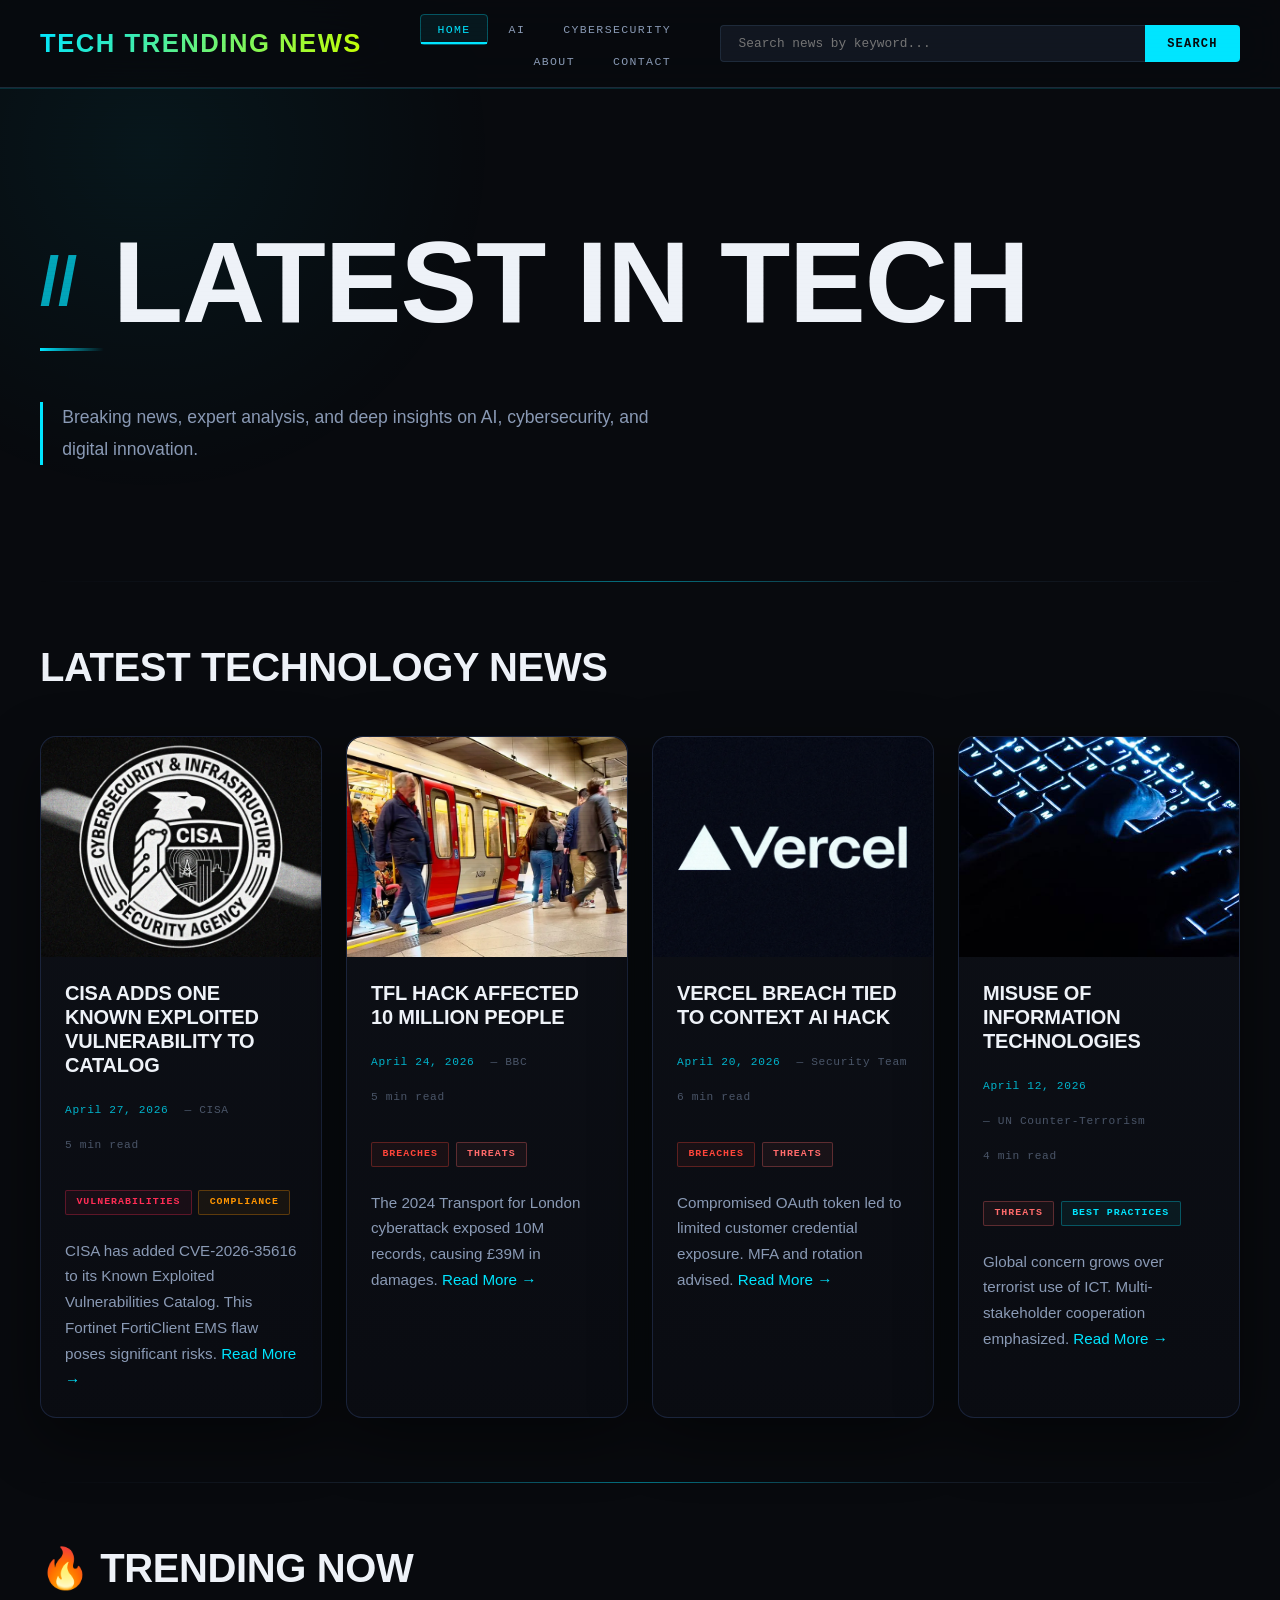
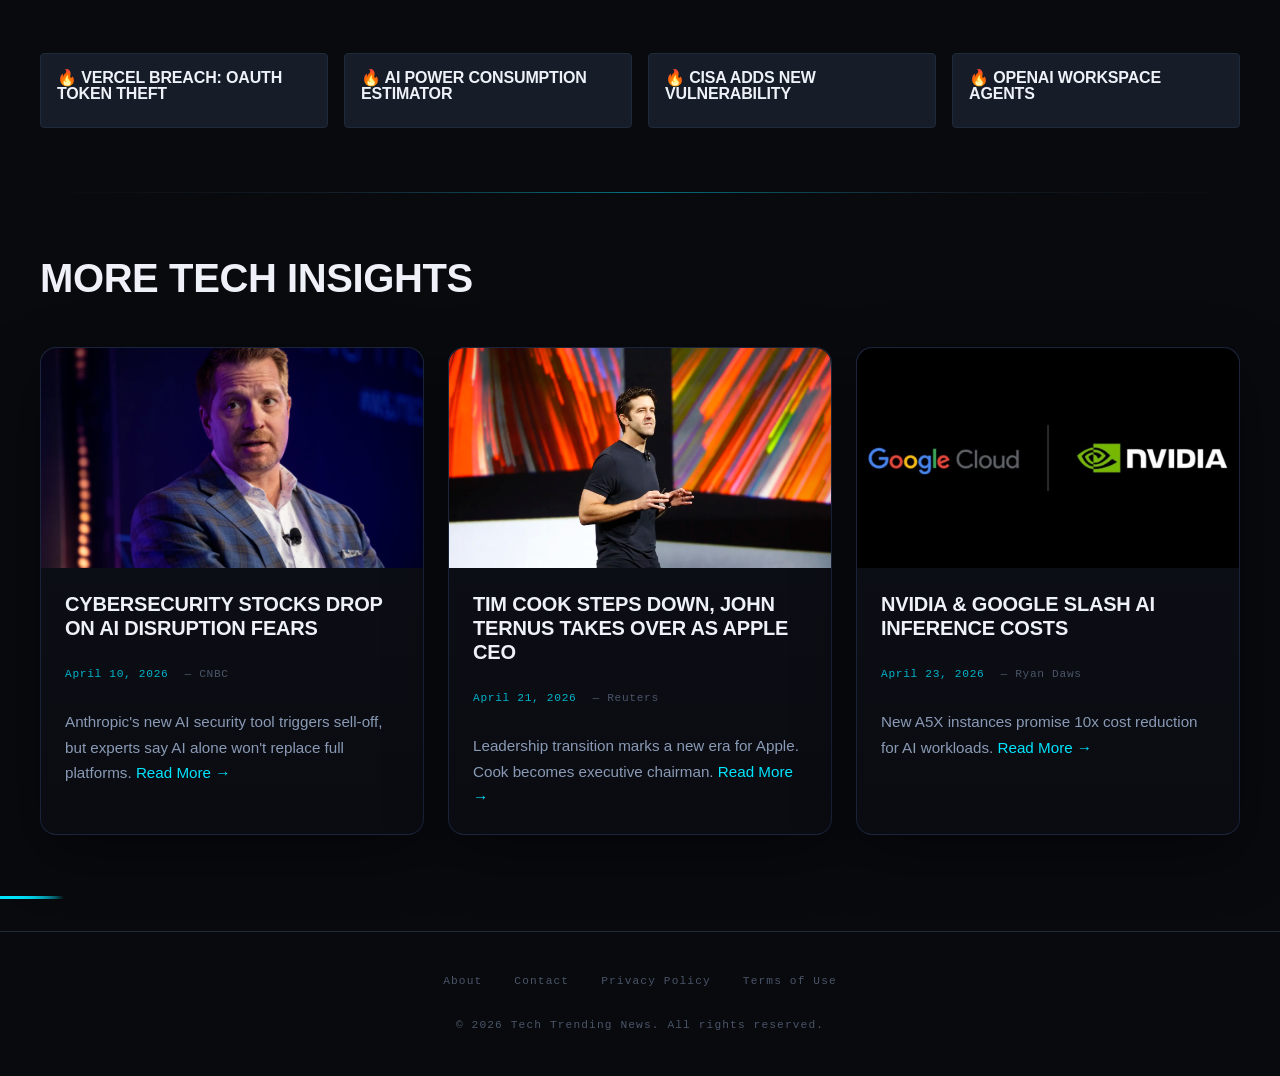
<file: index.html>
<!DOCTYPE html>
<html lang="en">
<head>
    <meta charset="UTF-8">
    <meta name="viewport" content="width=device-width, initial-scale=1.0">
    <meta name="description" content="Latest technology news covering AI, cybersecurity, and web development trends">
    <title>Tech Trending News</title>
    <link rel="stylesheet" href="css/style.css">
</head>
<body>

<header class="site-header">
    <div class="container">
        <h1 class="site-title">Tech Trending News</h1>
        <nav class="main-nav">
            <ul class="nav-list">
                <li><a href="index.html" class="nav-link active">Home</a></li>
                <li><a href="ai.html" class="nav-link">AI</a></li>
                <li><a href="cybersecurity.html" class="nav-link">Cybersecurity</a></li>
                <li><a href="about.html" class="nav-link">About</a></li>
                <li><a href="contact.html" class="nav-link">Contact</a></li>
            </ul>
        </nav>
        <div class="search-bar">
            <input type="text" id="searchInput" placeholder="Search news by keyword...">
            <button id="searchBtn">Search</button>
        </div>
    </div>
</header>

<main>
    <div class="container">
        <section class="intro-section">
            <h2>Latest in Tech</h2>
            <p>Breaking news, expert analysis, and deep insights on AI, cybersecurity, and digital innovation.</p>
        </section>

        <hr>

        <section>
            <h2>Latest Technology News</h2>
            <div class="article-grid" id="news-grid">
                <article class="article-card">
                    <img src="images/cisa.jpg" alt="cybersecurity">
                    <div class="card-content">
                        <h3>CISA Adds One Known Exploited Vulnerability to Catalog</h3>
                        <div class="article-meta">
                            <span class="date">April 27, 2026</span>
                            <span class="author">CISA</span>
                            <span class="reading-time">5 min read</span>
                        </div>
                        <div class="article-tags">
                            <span class="tag tag-vulnerabilities">Vulnerabilities</span>
                            <span class="tag tag-compliance">Compliance</span>
                        </div>
                        <p>CISA has added CVE-2026-35616 to its Known Exploited Vulnerabilities Catalog. This Fortinet FortiClient EMS flaw poses significant risks. <a href="https://www.cisa.gov/news-events/alerts/2022/02/04/cisa-adds-one-known-exploited-vulnerability-catalog">Read More →</a></p>
                    </div>
                </article>

                <article class="article-card">
                    <img src="images/2024_hack_bbc.jpg" alt="data breach">
                    <div class="card-content">
                        <h3>TfL Hack Affected 10 Million People</h3>
                        <div class="article-meta">
                            <span class="date">April 24, 2026</span>
                            <span class="author">BBC</span>
                            <span class="reading-time">5 min read</span>
                        </div>
                        <div class="article-tags">
                            <span class="tag tag-breaches">Breaches</span>
                            <span class="tag tag-threats">Threats</span>
                        </div>
                        <p>The 2024 Transport for London cyberattack exposed 10M records, causing £39M in damages. <a href="https://www.bbc.com/news/articles/cz0ggkr2g77o">Read More →</a></p>
                    </div>
                </article>

                <article class="article-card">
                    <img src="images/vercel.jpg" alt="vercel breach">
                    <div class="card-content">
                        <h3>Vercel Breach Tied to Context AI Hack</h3>
                        <div class="article-meta">
                            <span class="date">April 20, 2026</span>
                            <span class="author">Security Team</span>
                            <span class="reading-time">6 min read</span>
                        </div>
                        <div class="article-tags">
                            <span class="tag tag-breaches">Breaches</span>
                            <span class="tag tag-threats">Threats</span>
                        </div>
                        <p>Compromised OAuth token led to limited customer credential exposure. MFA and rotation advised. <a href="https://thehackernews.com/2026/04/vercel-breach-tied-to-context-ai-hack.html">Read More →</a></p>
                    </div>
                </article>

                <article class="article-card">
                    <img src="images/misuse.png" alt="cyber threat">
                    <div class="card-content">
                        <h3>Misuse of Information Technologies</h3>
                        <div class="article-meta">
                            <span class="date">April 12, 2026</span>
                            <span class="author">UN Counter-Terrorism</span>
                            <span class="reading-time">4 min read</span>
                        </div>
                        <div class="article-tags">
                            <span class="tag tag-threats">Threats</span>
                            <span class="tag tag-best-practices">Best Practices</span>
                        </div>
                        <p>Global concern grows over terrorist use of ICT. Multi-stakeholder cooperation emphasized. <a href="#">Read More →</a></p>
                    </div>
                </article>
            </div>
        </section>

        <hr>

        <!-- Trending Section (new feature) -->
        <section class="trending-section">
            <h2>🔥 Trending Now</h2>
            <div class="trending-grid" id="trending-container">
                <!-- Dynamically filled by JS -->
            </div>
        </section>

        <hr>

        <section>
            <h2>More Tech Insights</h2>
            <div class="article-grid">
                <article class="article-card">
                    <img src="images/cyber_stock.jpg" alt="cyber stock">
                    <div class="card-content">
                        <h3>Cybersecurity Stocks Drop on AI Disruption Fears</h3>
                        <div class="article-meta"><span class="date">April 10, 2026</span><span class="author">CNBC</span></div>
                        <p>Anthropic's new AI security tool triggers sell-off, but experts say AI alone won't replace full platforms. <a href="http://cnbc.com/2026/02/23/cybersecurity-stocks-anthropic-ai-crowdstrike.html">Read More →</a></p>
                    </div>
                </article>
                <article class="article-card">
                    <img src="images/john_apple.jpg" alt="apple ceo">
                    <div class="card-content">
                        <h3>Tim Cook Steps Down, John Ternus Takes Over as Apple CEO</h3>
                        <div class="article-meta"><span class="date">April 21, 2026</span><span class="author">Reuters</span></div>
                        <p>Leadership transition marks a new era for Apple. Cook becomes executive chairman. <a href="https://www.cnbc.com/2026/04/21/apple-new-ceo-john-ternus-tim-cook-trump-iran.html">Read More →</a></p>
                    </div>
                </article>
                <article class="article-card">
                    <img src="images/ai-news.jpg" alt="ai news">
                    <div class="card-content">
                        <h3>NVIDIA & Google Slash AI Inference Costs</h3>
                        <div class="article-meta"><span class="date">April 23, 2026</span><span class="author">Ryan Daws</span></div>
                        <p>New A5X instances promise 10x cost reduction for AI workloads. <a href="https://www.artificialintelligence-news.com/news/nvidia-and-google-infrastructure-cuts-ai-inference-costs/">Read More →</a></p>
                    </div>
                </article>
            </div>
        </section>
    </div>
</main>

<footer>
    <div class="container">
        <div class="footer-links">
            <a href="about.html">About</a>
            <a href="contact.html">Contact</a>
            <a href="privacy.html">Privacy Policy</a>
            <a href="terms.html">Terms of Use</a>
        </div>
        <p>&copy; <span id="current-year"></span> Tech Trending News. All rights reserved.</p>
    </div>
</footer>

<script src="js/script.js"></script>
</body>
</html>
</file>
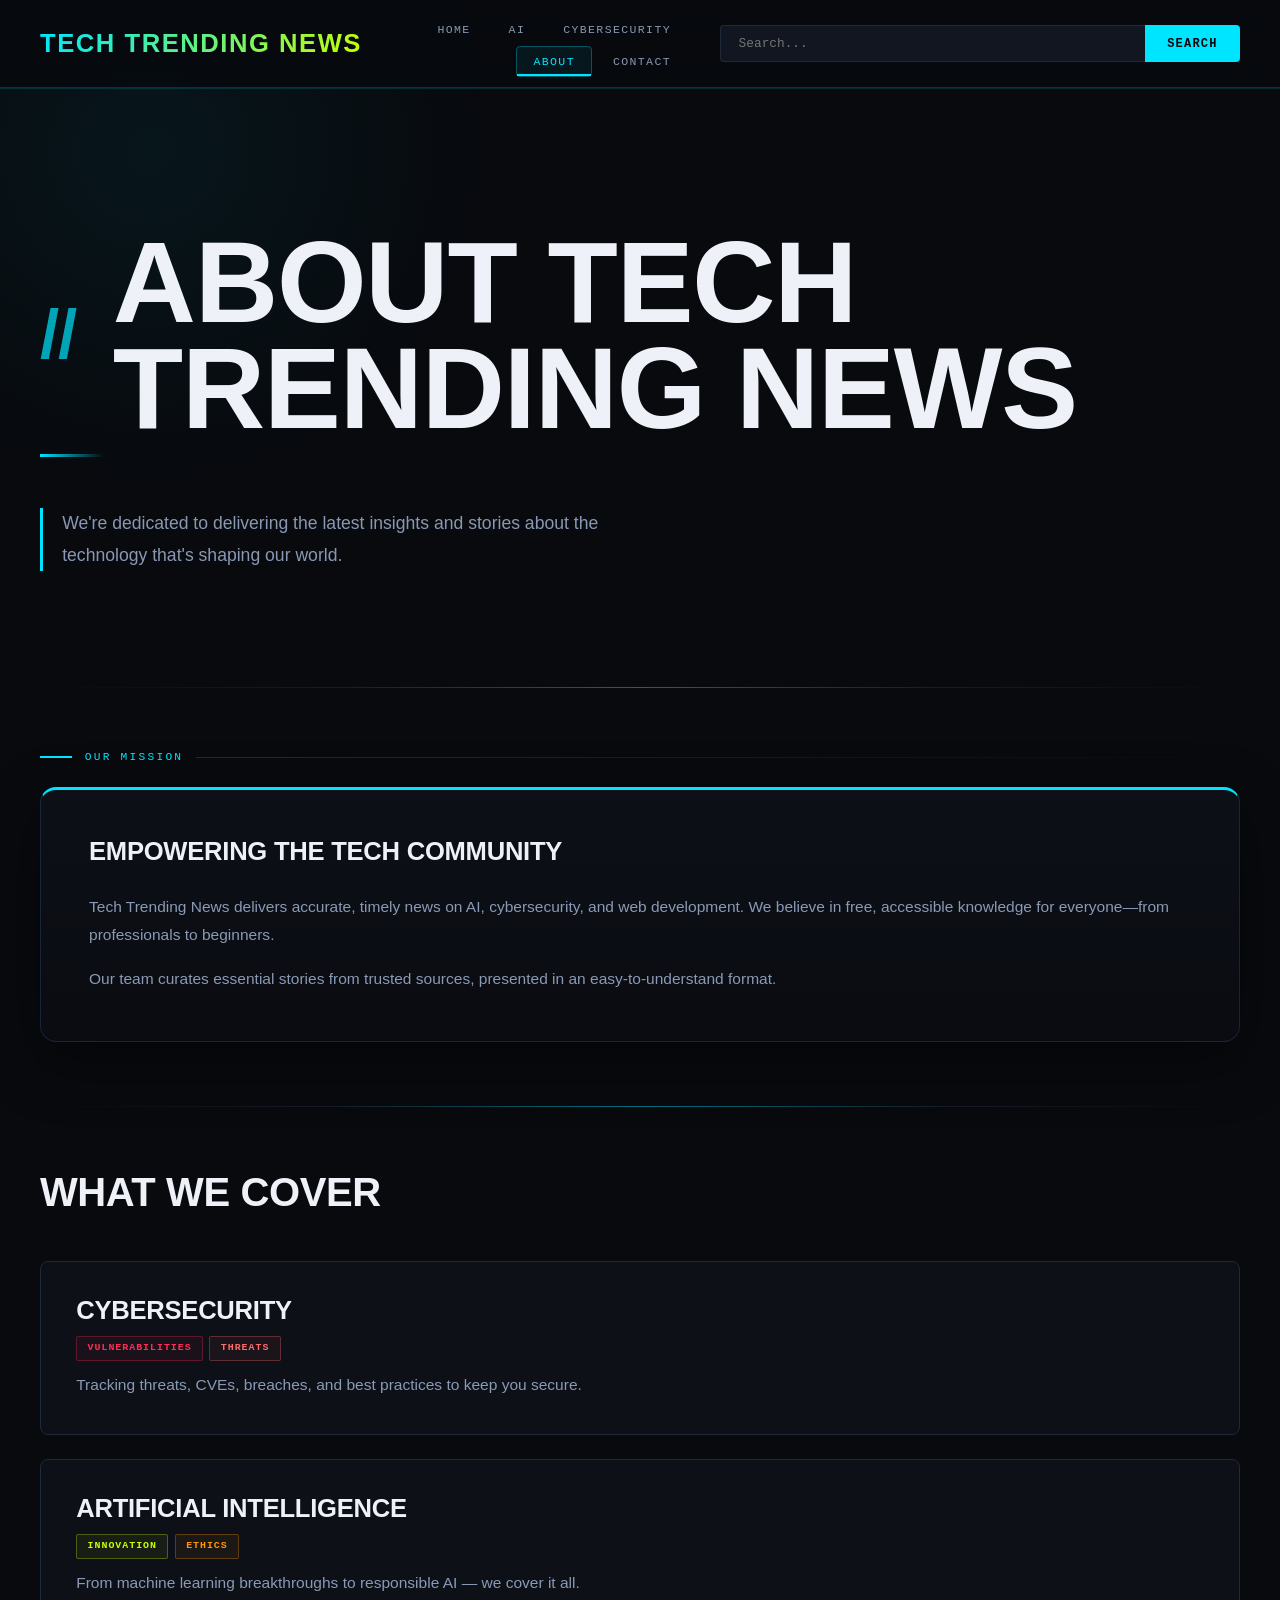
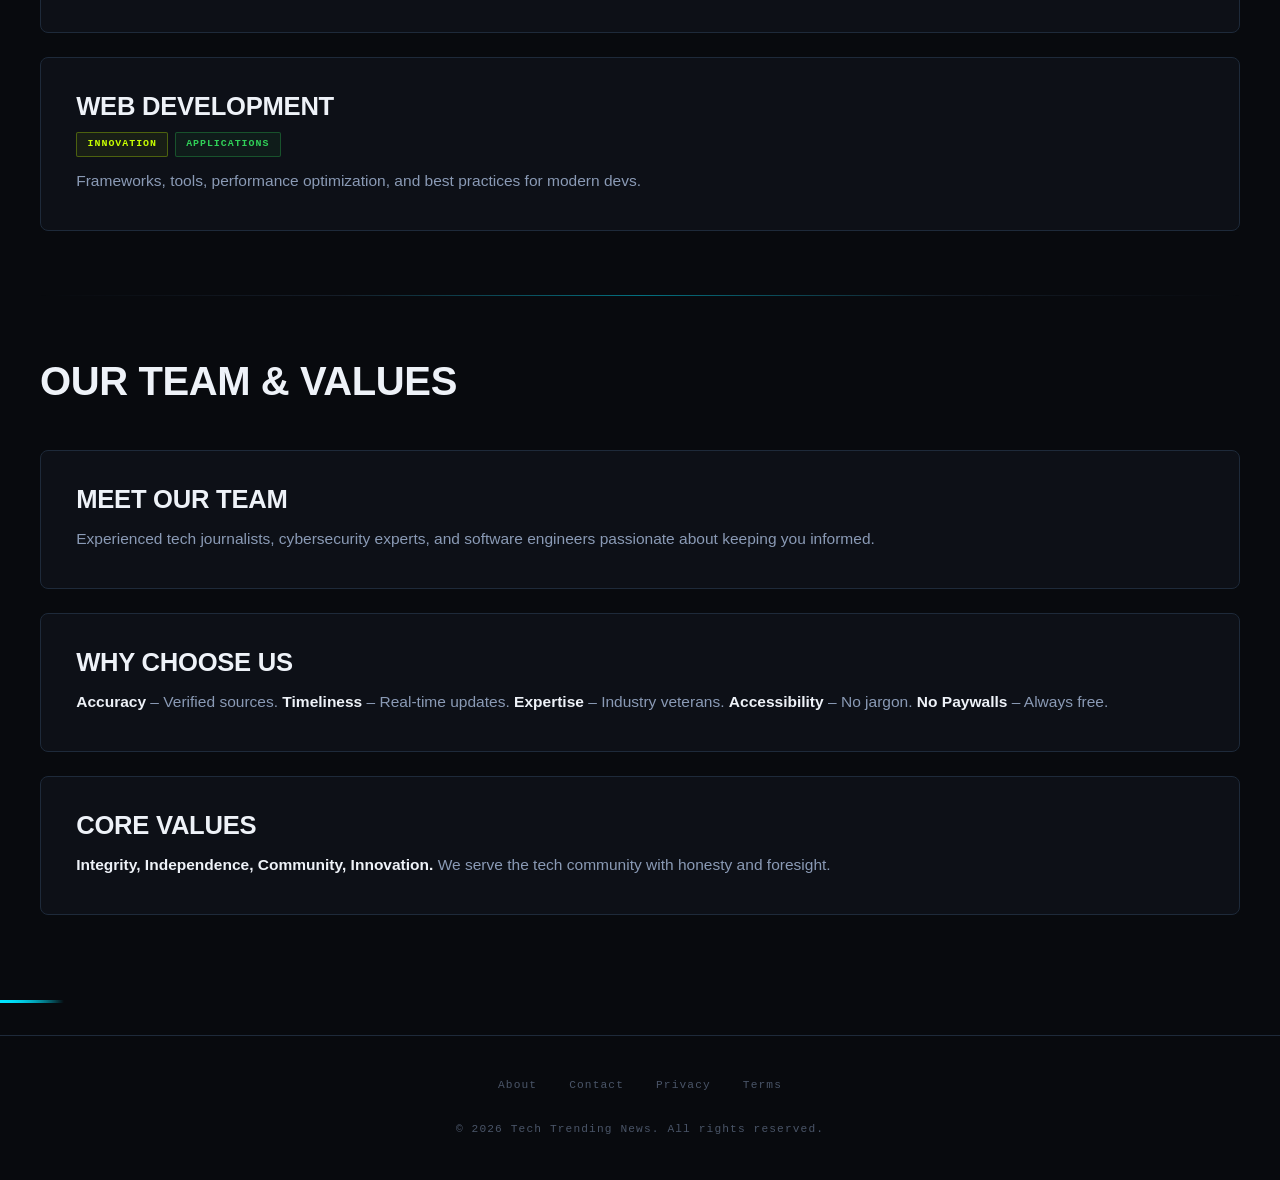
<file: about.html>
<!DOCTYPE html>
<html lang="en">
<head>
    <meta charset="UTF-8">
    <meta name="viewport" content="width=device-width, initial-scale=1.0">
    <meta name="description" content="Learn more about Tech Trending News platform and team">
    <title>About - Tech Trending News</title>
    <link rel="stylesheet" href="css/style.css">
</head>
<body>

<header class="site-header">
    <div class="container">
        <h1 class="site-title">Tech Trending News</h1>
        <nav class="main-nav">
            <ul class="nav-list">
                <li><a href="index.html" class="nav-link">Home</a></li>
                <li><a href="ai.html" class="nav-link">AI</a></li>
                <li><a href="cybersecurity.html" class="nav-link">Cybersecurity</a></li>
                <li><a href="about.html" class="nav-link active">About</a></li>
                <li><a href="contact.html" class="nav-link">Contact</a></li>
            </ul>
        </nav>
        <div class="search-bar">
            <input type="text" id="searchInput" placeholder="Search...">
            <button id="searchBtn">Search</button>
        </div>
    </div>
</header>

<main>
    <div class="container">
        <section class="intro-section">
            <h2>About Tech Trending News</h2>
            <p>We're dedicated to delivering the latest insights and stories about the technology that's shaping our world.</p>
        </section>

        <hr>

        <section class="featured-section">
            <h3>Our Mission</h3>
            <article class="featured-article">
                <h3>Empowering the Tech Community</h3>
                <p>Tech Trending News delivers accurate, timely news on AI, cybersecurity, and web development. We believe in free, accessible knowledge for everyone—from professionals to beginners.</p>
                <p>Our team curates essential stories from trusted sources, presented in an easy-to-understand format.</p>
            </article>
        </section>

        <hr>

        <section>
            <h2>What We Cover</h2>
            <article><h3>Cybersecurity</h3><div class="article-tags"><span class="tag tag-vulnerabilities">Vulnerabilities</span><span class="tag tag-threats">Threats</span></div><p>Tracking threats, CVEs, breaches, and best practices to keep you secure.</p></article>
            <article><h3>Artificial Intelligence</h3><div class="article-tags"><span class="tag tag-innovation">Innovation</span><span class="tag tag-ethics">Ethics</span></div><p>From machine learning breakthroughs to responsible AI — we cover it all.</p></article>
            <article><h3>Web Development</h3><div class="article-tags"><span class="tag tag-innovation">Innovation</span><span class="tag tag-applications">Applications</span></div><p>Frameworks, tools, performance optimization, and best practices for modern devs.</p></article>
        </section>

        <hr>

        <section>
            <h2>Our Team & Values</h2>
            <article><h3>Meet Our Team</h3><p>Experienced tech journalists, cybersecurity experts, and software engineers passionate about keeping you informed.</p></article>
            <article><h3>Why Choose Us</h3><p><strong>Accuracy</strong> – Verified sources. <strong>Timeliness</strong> – Real-time updates. <strong>Expertise</strong> – Industry veterans. <strong>Accessibility</strong> – No jargon. <strong>No Paywalls</strong> – Always free.</p></article>
            <article><h3>Core Values</h3><p><strong>Integrity, Independence, Community, Innovation.</strong> We serve the tech community with honesty and foresight.</p></article>
        </section>
    </div>
</main>

<footer>
    <div class="container">
        <div class="footer-links"><a href="about.html">About</a><a href="contact.html">Contact</a><a href="privacy.html">Privacy</a><a href="terms.html">Terms</a></div>
        <p>&copy; <span id="current-year"></span> Tech Trending News. All rights reserved.</p>
    </div>
</footer>
<script src="js/script.js"></script>
</body>
</html>
</file>
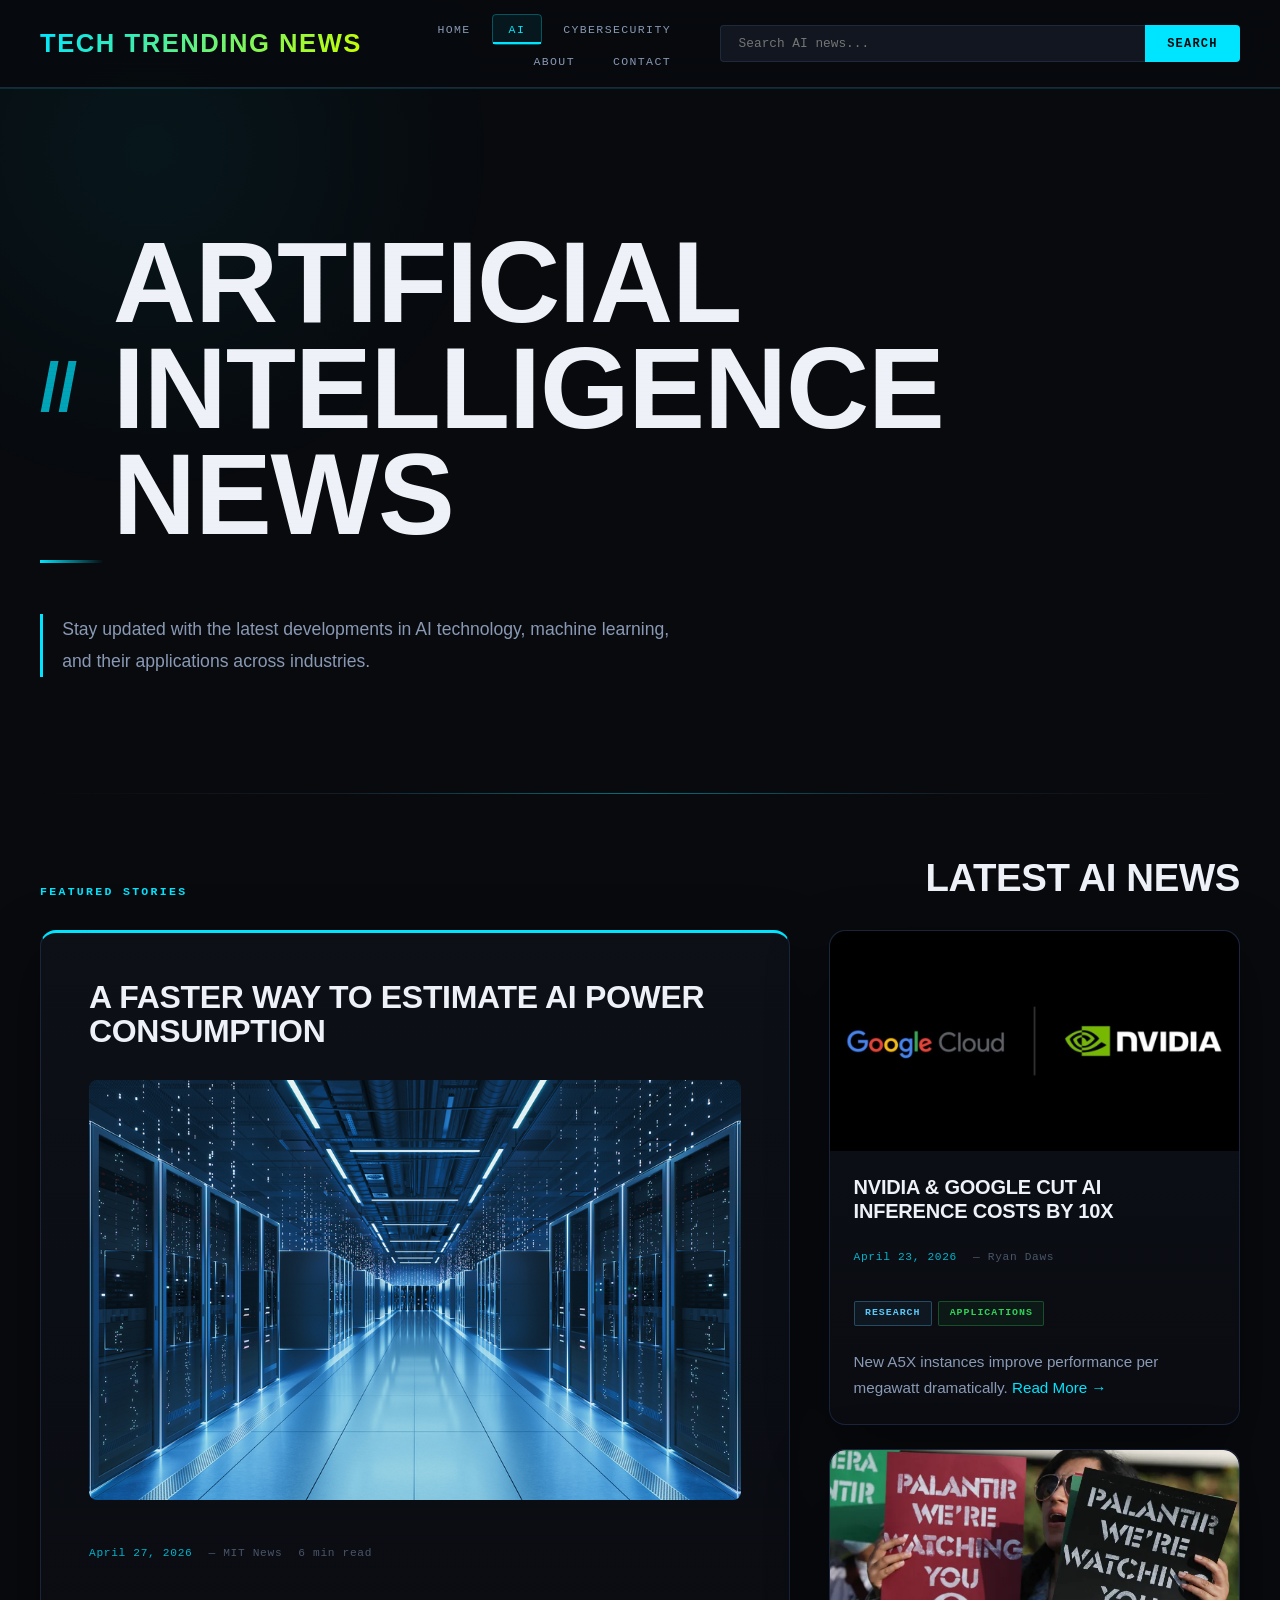
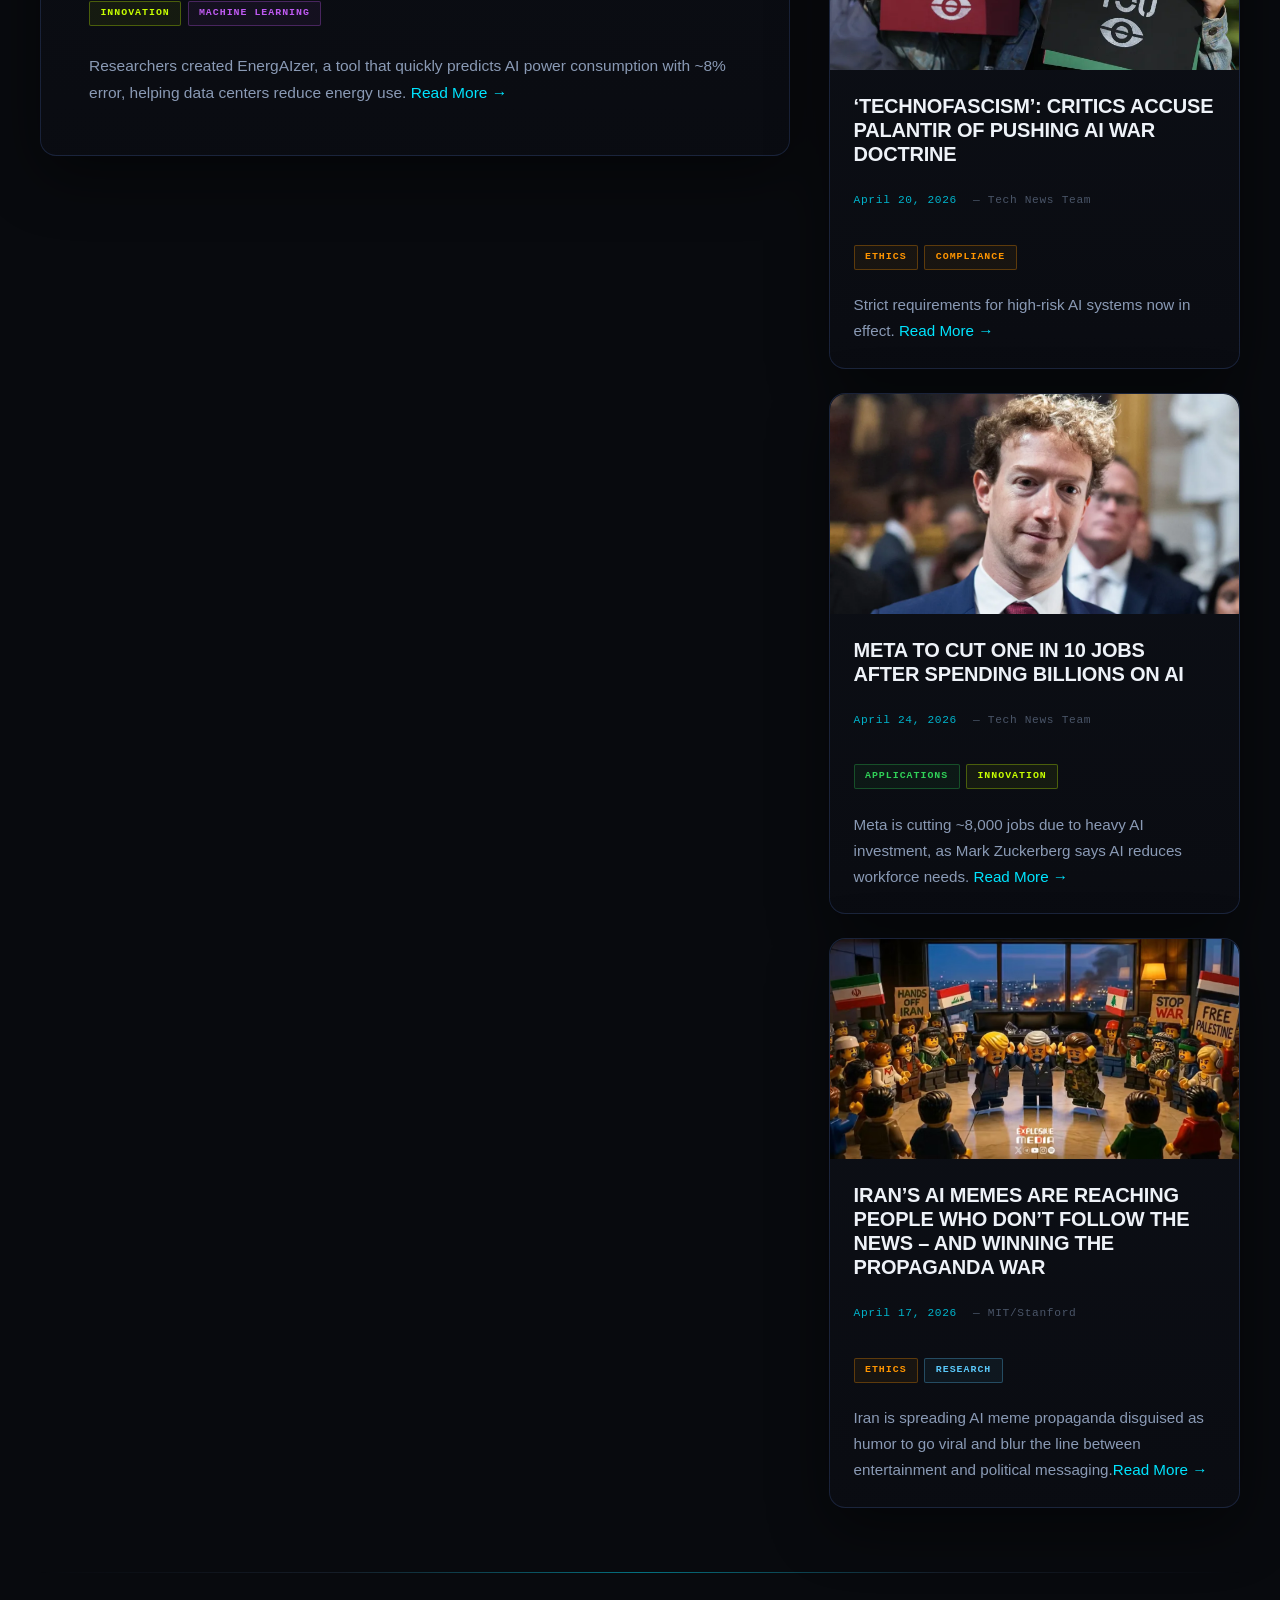
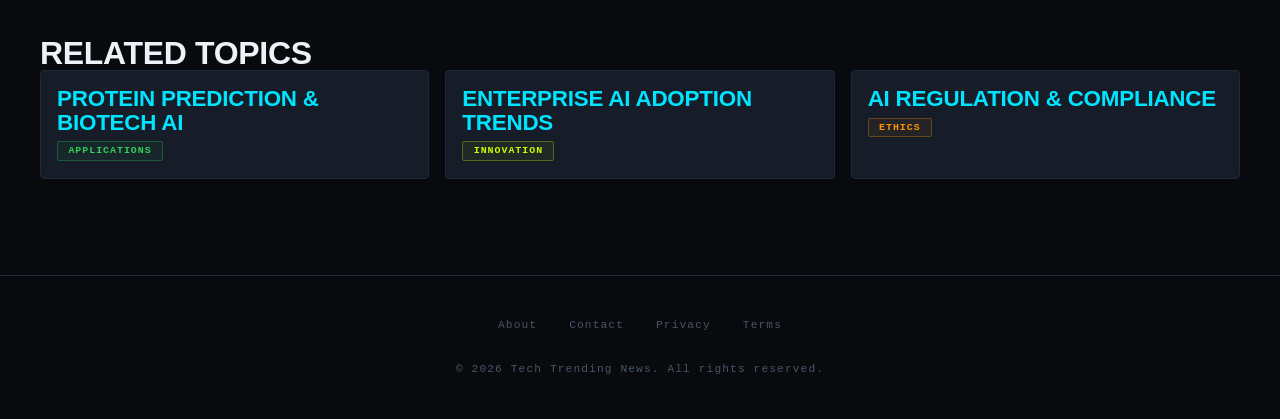
<file: ai.html>
<!DOCTYPE html>
<html lang="en">
<head>
    <meta charset="UTF-8">
    <meta name="viewport" content="width=device-width, initial-scale=1.0">
    <meta name="description" content="Artificial Intelligence news and updates from Tech Trending News">
    <title>AI News - Tech Trending News</title>
    <link rel="stylesheet" href="css/style.css">
</head>
<body>

<header class="site-header">
    <div class="container">
        <h1 class="site-title">Tech Trending News</h1>
        <nav class="main-nav">
            <ul class="nav-list">
                <li><a href="index.html" class="nav-link">Home</a></li>
                <li><a href="ai.html" class="nav-link active">AI</a></li>
                <li><a href="cybersecurity.html" class="nav-link">Cybersecurity</a></li>
                <li><a href="about.html" class="nav-link">About</a></li>
                <li><a href="contact.html" class="nav-link">Contact</a></li></li>
                
            </ul>
        </nav>
        <div class="search-bar">
            <input type="text" id="searchInput" placeholder="Search AI news...">
            <button id="searchBtn">Search</button>
        </div>
    </div>
</header>

<main>
    <div class="container">
        <section class="intro-section">
            <h2>Artificial Intelligence News</h2>
            <p>Stay updated with the latest developments in AI technology, machine learning, and their applications across industries.</p>
        </section>

        <hr>

        <section class="featured-section">
            <div class="dashboard-header">
                <h3>Featured Stories</h3>
                <h2>Latest AI News</h2>
            </div>
            <div class="dashboard-grid">
                <article class="featured-article">
                    <h3>A faster way to estimate AI power consumption</h3>
                    <img src="images/mit.jpg" alt="AI chip">
                    <div class="article-meta">
                        <span class="date">April 27, 2026</span>
                        <span class="author">MIT News</span>
                        <span class="reading-time">6 min read</span>
                    </div>
                    <div class="article-tags">
                        <span class="tag tag-innovation">Innovation</span>
                        <span class="tag tag-ml">Machine Learning</span>
                    </div>
                    <p>Researchers created EnergAIzer, a tool that quickly predicts AI power consumption with ~8% error, helping data centers reduce energy use. <a href="https://news.mit.edu/2026/faster-way-to-estimate-ai-power-consumption-0427">Read More →</a></p>
                </article>

                <div class="article-panel">
                    <div class="article-grid">
                        <article class="article-card">
                            <img src="images/ai-news.jpg" alt="NVIDIA Google">
                            <div class="card-content">
                                <h3>NVIDIA & Google cut AI inference costs by 10x</h3>
                                <div class="article-meta"><span class="date">April 23, 2026</span><span class="author">Ryan Daws</span></div>
                                <div class="article-tags"><span class="tag tag-research">Research</span><span class="tag tag-applications">Applications</span></div>
                                <p>New A5X instances improve performance per megawatt dramatically. <a href="https://www.bbc.com/news/articles/crm1y89vek8o">Read More →</a></p>
                            </div>
                        </article>
                        <article class="article-card">
                            <img src="images/critics.jpg" alt="AI ethics">
                            <div class="card-content">
                                <h3>‘Technofascism’: Critics accuse Palantir of pushing AI war doctrine</h3>
                                <div class="article-meta"><span class="date">April 20, 2026</span><span class="author">Tech News Team</span></div>
                                <div class="article-tags"><span class="tag tag-ethics">Ethics</span><span class="tag tag-compliance">Compliance</span></div>
                                <p>Strict requirements for high-risk AI systems now in effect. <a href="https://www.reuters.com/technology/ai-governance-act-2026">Read More →</a></p>
                            </div>
                        </article>
                        <article class="article-card">
                            <img src="images/Meta AI.jpg" alt="Meta AI">
                            <div class="card-content">
                                <h3>Meta to cut one in 10 jobs after spending billions on AI</h3>
                                <div class="article-meta"><span class="date">April 24, 2026</span><span class="author">Tech News Team</span></div>
                                <div class="article-tags"><span class="tag tag-applications">Applications</span><span class="tag tag-innovation">Innovation</span></div>
                                <p>Meta is cutting ~8,000 jobs due to heavy AI investment, as Mark Zuckerberg says AI reduces workforce needs. <a href="https://www.aljazeera.com/news/2026/4/20/technofascism-critics-accuse-palantir-of-pushing-ai-war-doctrine">Read More →</a></p>
                            </div>
                        </article>
                        <article class="article-card">
                            <img src="images/iran.jpg" alt="Iran">
                            <div class="card-content">
                                <h3>Iran’s AI memes are reaching people who don’t follow the news – and winning the propaganda war</h3>
                                <div class="article-meta"><span class="date">April 17, 2026</span><span class="author">MIT/Stanford</span></div>
                                <div class="article-tags"><span class="tag tag-ethics">Ethics</span><span class="tag tag-research">Research</span></div>
                                <p>Iran is spreading AI meme propaganda disguised as humor to go viral and blur the line between entertainment and political messaging.<a href="https://www.mit.edu/news/ai-bias-research-2026">Read More →</a></p>
                            </div>
                        </article>
                    </div>
                </div>
            </div>
        </section>

        <hr>

        <section class="related-articles-section">
            <h3>Related Topics</h3>
            <div class="related-articles">
                <div class="related-article"><h4><a href="#">Protein Prediction & Biotech AI</a></h4><span class="tag tag-applications">Applications</span></div>
                <div class="related-article"><h4><a href="#">Enterprise AI Adoption Trends</a></h4><span class="tag tag-innovation">Innovation</span></div>
                <div class="related-article"><h4><a href="#">AI Regulation & Compliance</a></h4><span class="tag tag-ethics">Ethics</span></div>
            </div>
        </section>
    </div>
</main>

<footer>
    <div class="container">
        <div class="footer-links"><a href="about.html">About</a><a href="contact.html">Contact</a><a href="privacy.html">Privacy</a><a href="terms.html">Terms</a></div>
        <p>&copy; <span id="current-year"></span> Tech Trending News. All rights reserved.</p>
    </div>
</footer>
<script src="js/script.js"></script>
</body>
</html>
</file>
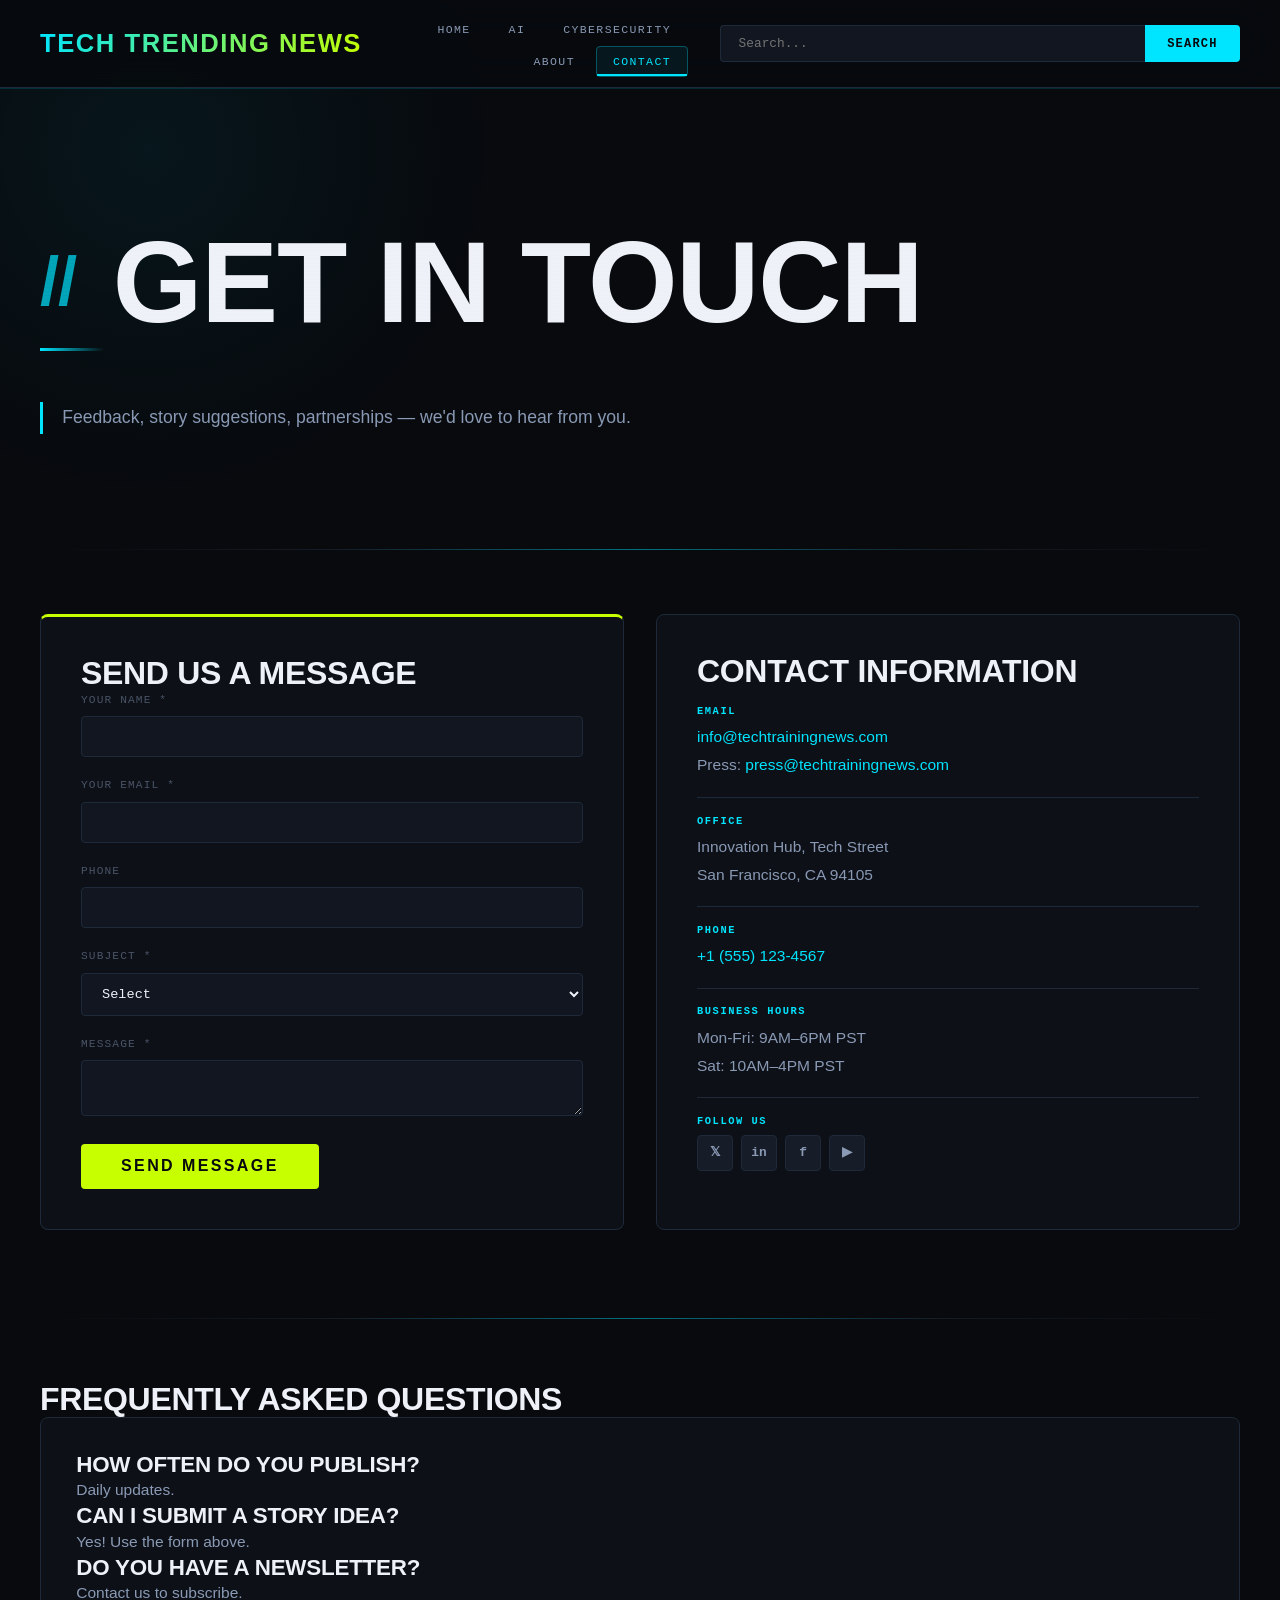
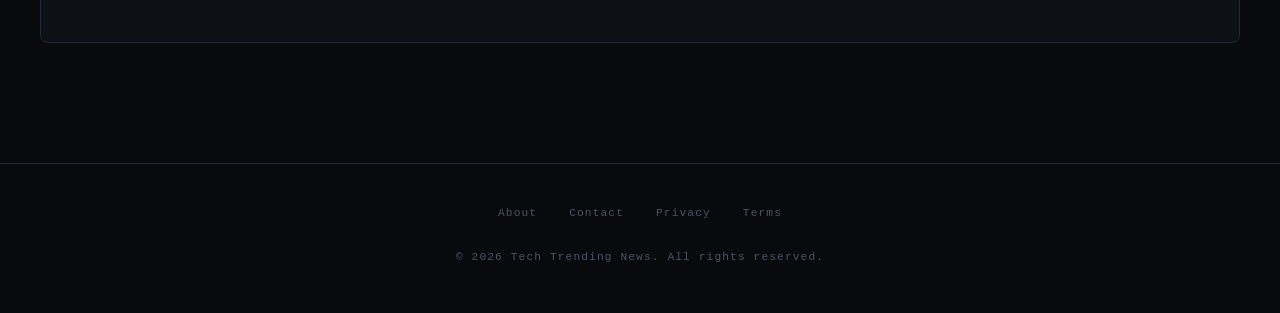
<file: contact.html>
<!DOCTYPE html>
<html lang="en">
<head>
    <meta charset="UTF-8">
    <meta name="viewport" content="width=device-width, initial-scale=1.0">
    <meta name="description" content="Contact Tech Trending News">
    <title>Contact - Tech Trending News</title>
    <link rel="stylesheet" href="css/style.css">
</head>
<body>

<header class="site-header">
    <div class="container">
        <h1 class="site-title">Tech Trending News</h1>
        <nav class="main-nav">
            <ul class="nav-list">
                <li><a href="index.html" class="nav-link">Home</a></li>
                <li><a href="ai.html" class="nav-link">AI</a></li>
                <li><a href="cybersecurity.html" class="nav-link">Cybersecurity</a></li>
                <li><a href="about.html" class="nav-link">About</a></li>
                <li><a href="contact.html" class="nav-link active">Contact</a></li>
            </ul>
        </nav>
        <div class="search-bar">
            <input type="text" id="searchInput" placeholder="Search...">
            <button id="searchBtn">Search</button>
        </div>
    </div>
</header>

<main>
    <div class="container">
        <section class="intro-section">
            <h2>Get In Touch</h2>
            <p>Feedback, story suggestions, partnerships — we'd love to hear from you.</p>
        </section>

        <hr>

        <div class="contact-grid">
            <div class="contact-form">
                <h3>Send us a Message</h3>
                <form id="contactForm">
                    <div class="form-group"><label for="name">Your Name *</label><input type="text" id="name" required></div>
                    <div class="form-group"><label for="email">Your Email *</label><input type="email" id="email" required></div>
                    <div class="form-group"><label for="phone">Phone</label><input type="tel" id="phone"></div>
                    <div class="form-group"><label for="subject">Subject *</label><select id="subject" required><option value="">Select</option><option>Feedback</option><option>Story Suggestion</option><option>Partnership</option><option>Advertising</option><option>Technical Issue</option><option>Other</option></select></div>
                    <div class="form-group"><label for="message">Message *</label><textarea id="message" required></textarea></div>
                    <button type="submit" class="submit-btn">Send Message</button>
                </form>
            </div>
            <div class="contact-info">
                <h3>Contact Information</h3>
                <div class="info-item"><h4>Email</h4><p><a href="mailto:info@techtrainingnews.com">info@techtrainingnews.com</a><br>Press: <a href="mailto:press@techtrainingnews.com">press@techtrainingnews.com</a></p></div>
                <div class="info-item"><h4>Office</h4><p>Innovation Hub, Tech Street<br>San Francisco, CA 94105</p></div>
                <div class="info-item"><h4>Phone</h4><p><a href="tel:+1-555-123-4567">+1 (555) 123-4567</a></p></div>
                <div class="info-item"><h4>Business Hours</h4><p>Mon-Fri: 9AM–6PM PST<br>Sat: 10AM–4PM PST</p></div>
                <div class="info-item"><h4>Follow Us</h4><div class="social-links"><a href="#">𝕏</a><a href="#">in</a><a href="#">f</a><a href="#">▶</a></div></div>
            </div>
        </div>

        <hr>

        <section><h3>Frequently Asked Questions</h3><article><h4>How often do you publish?</h4><p>Daily updates.</p><h4>Can I submit a story idea?</h4><p>Yes! Use the form above.</p><h4>Do you have a newsletter?</h4><p>Contact us to subscribe.</p></article></section>
    </div>
</main>

<footer>
    <div class="container">
        <div class="footer-links"><a href="about.html">About</a><a href="contact.html">Contact</a><a href="privacy.html">Privacy</a><a href="terms.html">Terms</a></div>
        <p>&copy; <span id="current-year"></span> Tech Trending News. All rights reserved.</p>
    </div>
</footer>
<script src="js/script.js"></script>
</body>
</html>
</file>
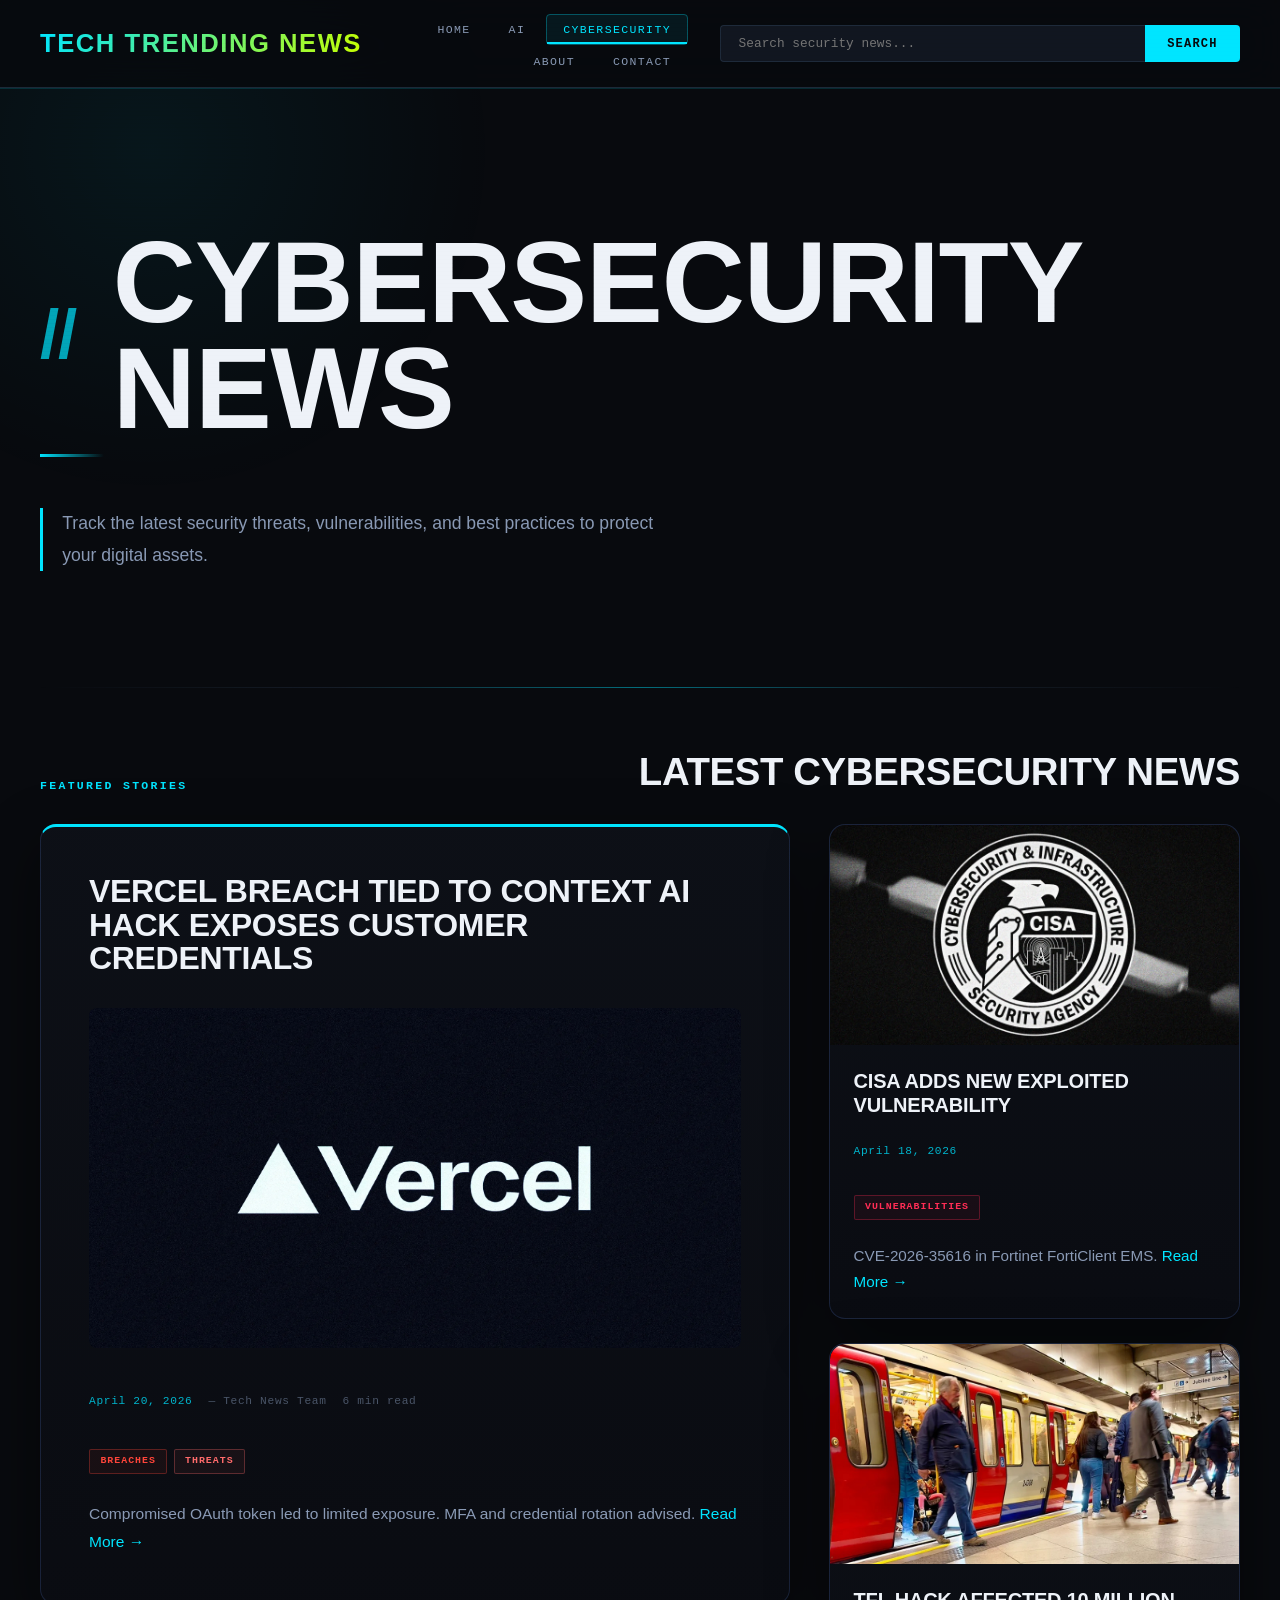
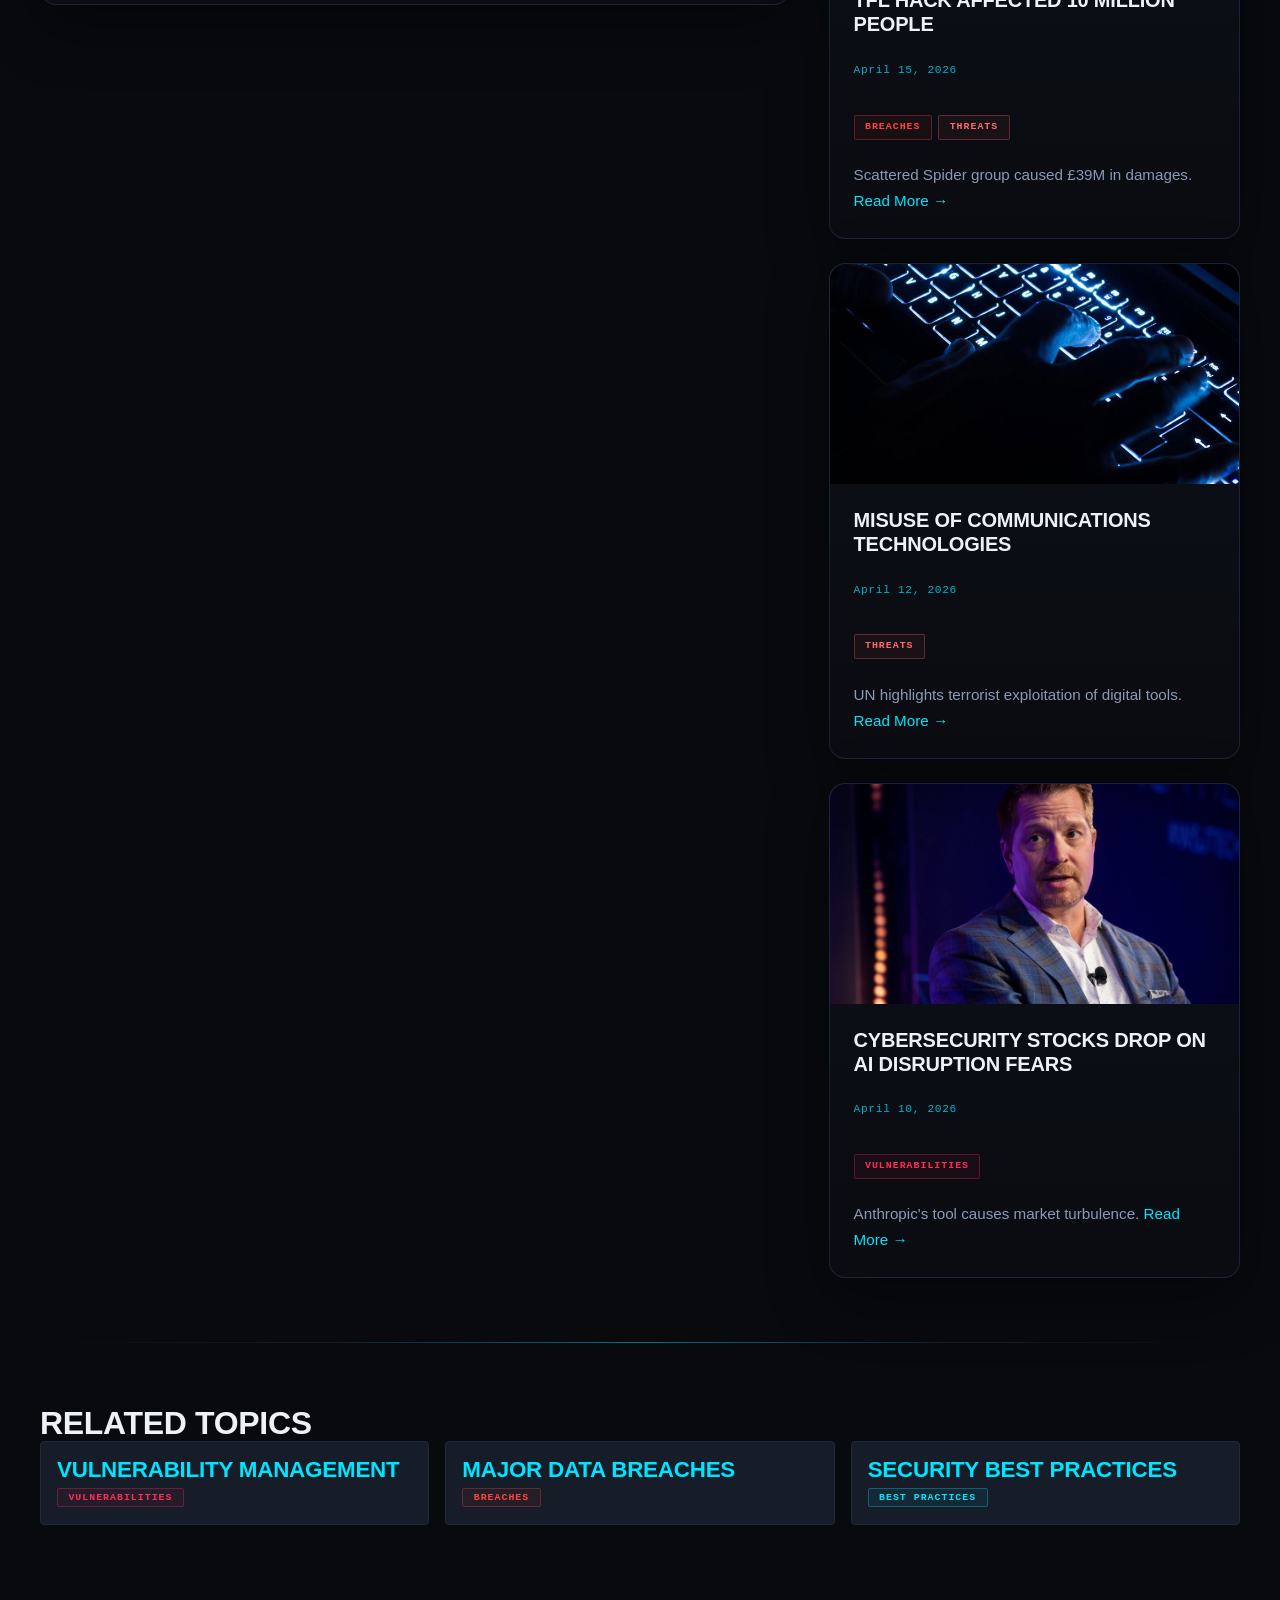
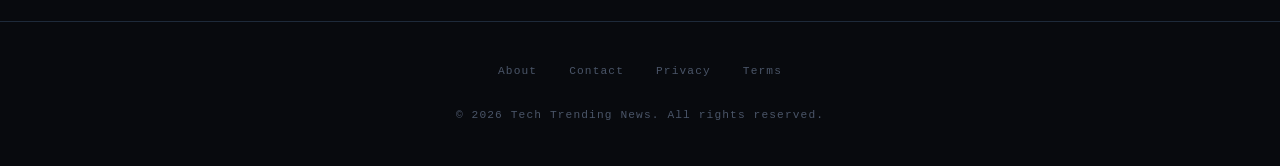
<file: cybersecurity.html>
<!DOCTYPE html>
<html lang="en">
<head>
    <meta charset="UTF-8">
    <meta name="viewport" content="width=device-width, initial-scale=1.0">
    <meta name="description" content="Cybersecurity news and updates from Tech Trending News">
    <title>Cybersecurity - Tech Trending News</title>
    <link rel="stylesheet" href="css/style.css">
</head>
<body>

<header class="site-header">
    <div class="container">
        <h1 class="site-title">Tech Trending News</h1>
        <nav class="main-nav">
            <ul class="nav-list">
                <li><a href="index.html" class="nav-link">Home</a></li>
                <li><a href="ai.html" class="nav-link">AI</a></li>
                <li><a href="cybersecurity.html" class="nav-link active">Cybersecurity</a></li>
                <li><a href="about.html" class="nav-link">About</a></li>
                <li><a href="contact.html" class="nav-link">Contact</a></li>
            </ul>
        </nav>
        <div class="search-bar">
            <input type="text" id="searchInput" placeholder="Search security news...">
            <button id="searchBtn">Search</button>
        </div>
    </div>
</header>

<main>
    <div class="container">
        <section class="intro-section">
            <h2>Cybersecurity News</h2>
            <p>Track the latest security threats, vulnerabilities, and best practices to protect your digital assets.</p>
        </section>

        <hr>

        <section class="featured-section">
            <div class="dashboard-header"><h3>Featured Stories</h3><h2>Latest Cybersecurity News</h2></div>
            <div class="dashboard-grid">
                <article class="featured-article">
                    <h3>Vercel Breach Tied to Context AI Hack Exposes Customer Credentials</h3>
                    <img src="images/vercel.jpg" alt="vercel breach">
                    <div class="article-meta"><span class="date">April 20, 2026</span><span class="author">Tech News Team</span><span class="reading-time">6 min read</span></div>
                    <div class="article-tags"><span class="tag tag-breaches">Breaches</span><span class="tag tag-threats">Threats</span></div>
                    <p>Compromised OAuth token led to limited exposure. MFA and credential rotation advised. <a href="https://thehackernews.com/2026/04/vercel-breach-tied-to-context-ai-hack.html">Read More →</a></p>
                </article>
                <div class="article-panel">
                    <div class="article-grid">
                        <article class="article-card">
                            <img src="images/cisa.jpg" alt="CISA alert">
                            <div class="card-content">
                                <h3>CISA Adds New Exploited Vulnerability</h3>
                                <div class="article-meta"><span class="date">April 18, 2026</span></div>
                                <div class="article-tags"><span class="tag tag-vulnerabilities">Vulnerabilities</span></div>
                                <p>CVE-2026-35616 in Fortinet FortiClient EMS. <a href="https://www.cisa.gov/news-events/alerts/2022/02/04/cisa-adds-one-known-exploited-vulnerability-catalog">Read More →</a></p>
                            </div>
                        </article>
                        <article class="article-card">
                            <img src="images/2024_hack_bbc.jpg" alt="TfL hack">
                            <div class="card-content">
                                <h3>TfL Hack Affected 10 Million People</h3>
                                <div class="article-meta"><span class="date">April 15, 2026</span></div>
                                <div class="article-tags"><span class="tag tag-breaches">Breaches</span><span class="tag tag-threats">Threats</span></div>
                                <p>Scattered Spider group caused £39M in damages. <a href="https://www.bbc.com/news/articles/cz0ggkr2g77o">Read More →</a></p>
                            </div>
                        </article>
                        <article class="article-card">
                            <img src="images/misuse.png" alt="ICT misuse">
                            <div class="card-content">
                                <h3>Misuse of Communications Technologies</h3>
                                <div class="article-meta"><span class="date">April 12, 2026</span></div>
                                <div class="article-tags"><span class="tag tag-threats">Threats</span></div>
                                <p>UN highlights terrorist exploitation of digital tools. <a href="#">Read More →</a></p>
                            </div>
                        </article>
                        <article class="article-card">
                            <img src="images/cyber_stock.jpg" alt="stock drop">
                            <div class="card-content">
                                <h3>Cybersecurity Stocks Drop on AI Disruption Fears</h3>
                                <div class="article-meta"><span class="date">April 10, 2026</span></div>
                                <div class="article-tags"><span class="tag tag-vulnerabilities">Vulnerabilities</span></div>
                                <p>Anthropic's tool causes market turbulence. <a href="http://cnbc.com/2026/02/23/cybersecurity-stocks-anthropic-ai-crowdstrike.html">Read More →</a></p>
                            </div>
                        </article>
                    </div>
                </div>
            </div>
        </section>

        <hr>

        <section class="related-articles-section">
            <h3>Related Topics</h3>
            <div class="related-articles">
                <div class="related-article"><h4><a href="#">Vulnerability Management</a></h4><span class="tag tag-vulnerabilities">Vulnerabilities</span></div>
                <div class="related-article"><h4><a href="#">Major Data Breaches</a></h4><span class="tag tag-breaches">Breaches</span></div>
                <div class="related-article"><h4><a href="#">Security Best Practices</a></h4><span class="tag tag-best-practices">Best Practices</span></div>
            </div>
        </section>
    </div>
</main>

<footer>
    <div class="container">
        <div class="footer-links"><a href="about.html">About</a><a href="contact.html">Contact</a><a href="privacy.html">Privacy</a><a href="terms.html">Terms</a></div>
        <p>&copy; <span id="current-year"></span> Tech Trending News. All rights reserved.</p>
    </div>
</footer>
<script src="js/script.js"></script>
</body>
</html>
</file>
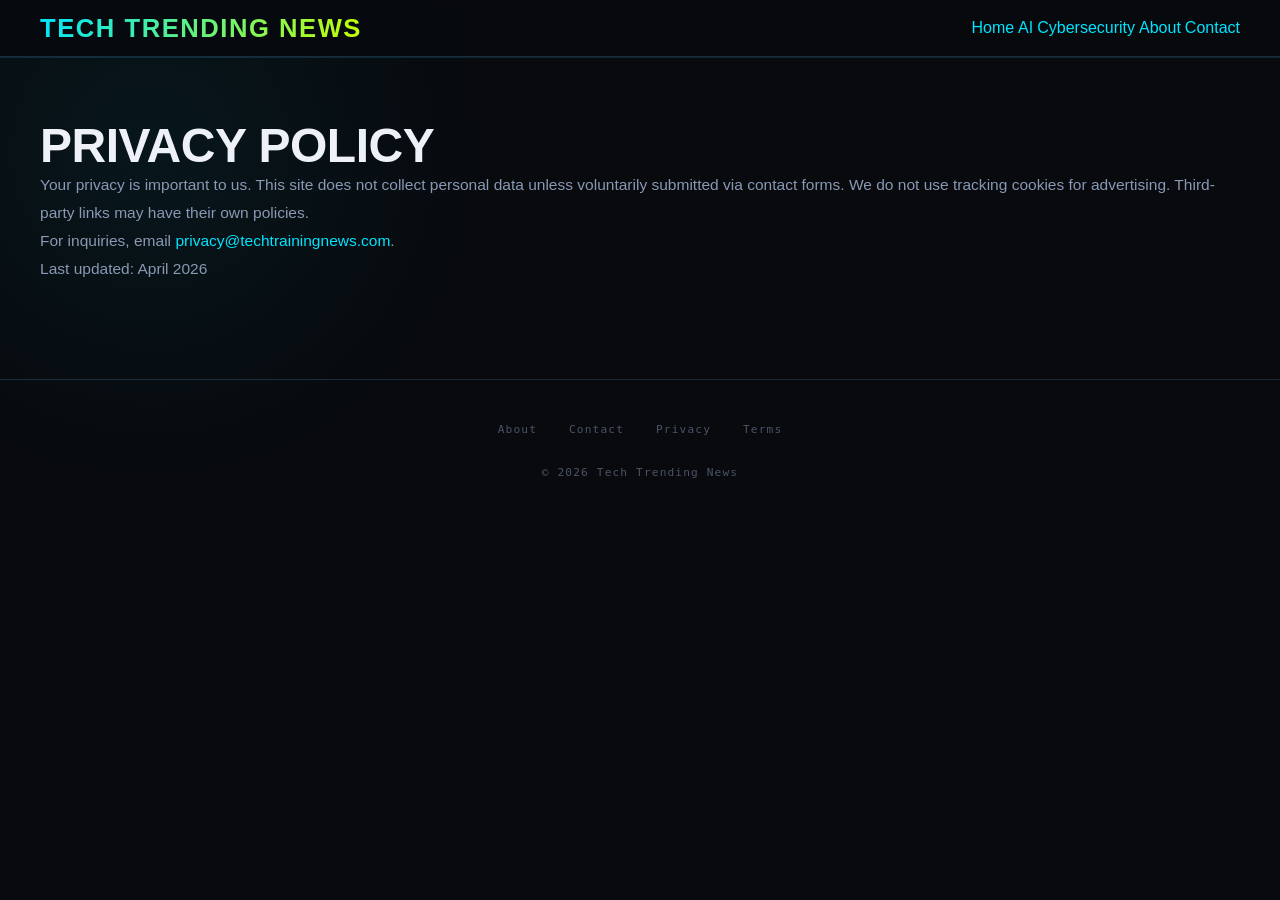
<file: privacy.html>
<!DOCTYPE html>
<html lang="en">
<head>
    <meta charset="UTF-8">
    <meta name="viewport" content="width=device-width, initial-scale=1.0">
    <title>Privacy Policy - Tech Trending News</title>
    <link rel="stylesheet" href="css/style.css">
</head>
<body>
<header class="site-header"><div class="container"><h1 class="site-title">Tech Trending News</h1><nav class="main-nav"><ul class="nav-list"><li><a href="index.html">Home</a></li><li><a href="ai.html">AI</a></li><li><a href="cybersecurity.html">Cybersecurity</a></li><li><a href="about.html">About</a></li><li><a href="contact.html">Contact</a></li></ul></nav></div></header>
<main><div class="container"><h2>Privacy Policy</h2><p>Your privacy is important to us. This site does not collect personal data unless voluntarily submitted via contact forms. We do not use tracking cookies for advertising. Third-party links may have their own policies.</p><p>For inquiries, email <a href="mailto:privacy@techtrainingnews.com">privacy@techtrainingnews.com</a>.</p><p>Last updated: April 2026</p></div></main>
<footer><div class="container"><div class="footer-links"><a href="about.html">About</a><a href="contact.html">Contact</a><a href="privacy.html">Privacy</a><a href="terms.html">Terms</a></div><p>&copy; <span id="current-year"></span> Tech Trending News</p></div></footer>
<script src="js/script.js"></script>
</body>
</html>
</file>
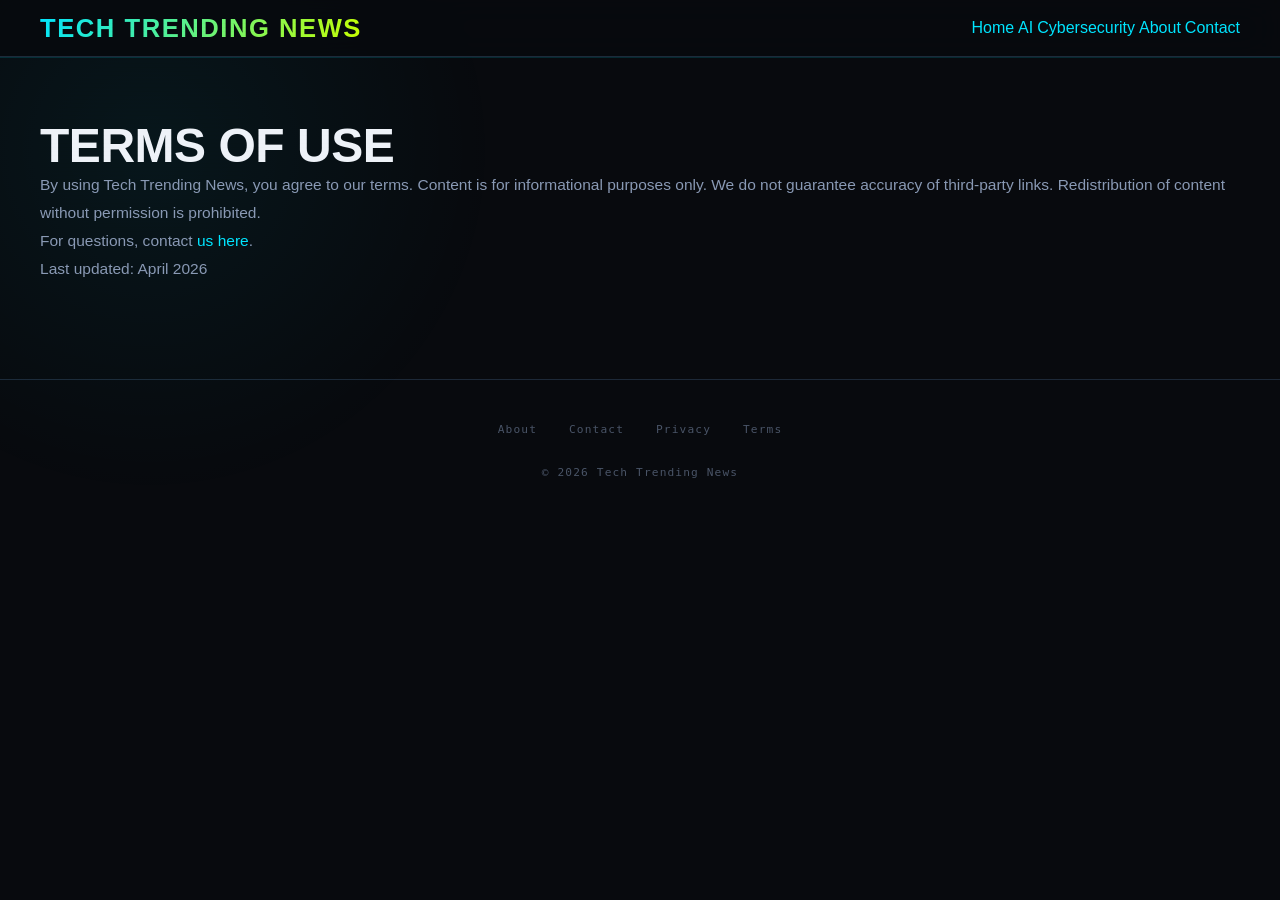
<file: terms.html>
<!DOCTYPE html>
<html lang="en">
<head>
    <meta charset="UTF-8">
    <meta name="viewport" content="width=device-width, initial-scale=1.0">
    <title>Terms of Use - Tech Trending News</title>
    <link rel="stylesheet" href="css/style.css">
</head>
<body>
<header class="site-header"><div class="container"><h1 class="site-title">Tech Trending News</h1><nav class="main-nav"><ul class="nav-list"><li><a href="index.html">Home</a></li><li><a href="ai.html">AI</a></li><li><a href="cybersecurity.html">Cybersecurity</a></li><li><a href="about.html">About</a></li><li><a href="contact.html">Contact</a></li></ul></nav></div></header>
<main><div class="container"><h2>Terms of Use</h2><p>By using Tech Trending News, you agree to our terms. Content is for informational purposes only. We do not guarantee accuracy of third-party links. Redistribution of content without permission is prohibited.</p><p>For questions, contact <a href="contact.html">us here</a>.</p><p>Last updated: April 2026</p></div></main>
<footer><div class="container"><div class="footer-links"><a href="about.html">About</a><a href="contact.html">Contact</a><a href="privacy.html">Privacy</a><a href="terms.html">Terms</a></div><p>&copy; <span id="current-year"></span> Tech Trending News</p></div></footer>
<script src="js/script.js"></script>
</body>
</html>
</file>
<file: css/style.css>
/* Contact page grid responsive */
.contact-grid {
  display: grid;
  gap: 2rem;
  grid-template-columns: 1fr 1fr;
}

@media (max-width: 900px) {
  .contact-grid {
    grid-template-columns: 1fr;
  }
  .contact-form, .contact-info {
    margin-bottom: 0.5rem;
  }
}
@import url('https://fonts.googleapis.com/css2?family=Barlow+Condensed:ital,wght@0,300;0,400;0,600;0,700;0,900;1,700&family=Syne:wght@400;600;700;800&family=IBM+Plex+Mono:wght@300;400;500&display=swap');

:root {
  --bg:           #080a0e;
  --bg-card:      #0d1017;
  --bg-elevated:  #111620;
  --surface:      #161c28;
  --border:       #1e2a3a;
  --border-glow:  #1a3a5c;

  --cyan:         #00e5ff;
  --cyan-dim:     #00b4cc;
  --chartreuse:   #c8ff00;
  --amber:        #ff9500;
  --red:          #ff2d55;
  --purple:       #bf5af2;

  --text-primary:   #eef2f8;
  --text-secondary: #8a9ab5;
  --text-muted:     #4a5568;
  --text-accent:    #00e5ff;

  --font-display: 'Barlow Condensed', sans-serif;
  --font-body:    'Syne', sans-serif;
  --font-mono:    'IBM Plex Mono', monospace;

  --radius-sm:  4px;
  --radius-md:  8px;
  --radius-lg:  16px;

  --shadow-glow:   0 0 40px rgba(0, 229, 255, 0.12);
  --shadow-card:   0 8px 40px rgba(0, 0, 0, 0.6);
  --shadow-brutal: 4px 4px 0px var(--cyan);

  --transition: 0.25s cubic-bezier(0.4, 0, 0.2, 1);
  --transition-slow: 0.5s cubic-bezier(0.4, 0, 0.2, 1);

  --max-w: 1320px;
  --gutter: clamp(16px, 4vw, 40px);
}

*, *::before, *::after {
  box-sizing: border-box;
  margin: 0;
  padding: 0;
}

html {
  scroll-behavior: smooth;
  font-size: 16px;
}

body {
  background-color: var(--bg);
  color: var(--text-primary);
  font-family: var(--font-body);
  font-size: 1rem;
  line-height: 1.7;
  overflow-x: hidden;
  cursor: crosshair;
}

/* Scanline overlay */
body::before {
  content: '';
  position: fixed;
  inset: 0;
  background: repeating-linear-gradient(
    to bottom,
    transparent 0px,
    transparent 3px,
    rgba(0, 0, 0, 0.04) 3px,
    rgba(0, 0, 0, 0.04) 4px
  );
  pointer-events: none;
  z-index: 9999;
  mix-blend-mode: overlay;
}

/* Ambient glow */
body::after {
  content: '';
  position: fixed;
  top: -200px;
  left: -200px;
  width: 700px;
  height: 700px;
  background: radial-gradient(circle, rgba(0, 229, 255, 0.06) 0%, transparent 70%);
  pointer-events: none;
  z-index: 0;
  animation: ambientPulse 8s ease-in-out infinite alternate;
}

@keyframes ambientPulse {
  0%   { opacity: 0.5; transform: scale(1); }
  100% { opacity: 1;   transform: scale(1.2); }
}

h1, h2, h3, h4, h5 {
  font-family: var(--font-display);
  font-weight: 900;
  line-height: 1.05;
  letter-spacing: -0.01em;
  text-transform: uppercase;
}

h1 { font-size: clamp(2.5rem, 7vw, 5rem); }
h2 { font-size: clamp(1.8rem, 4vw, 3rem); }
h3 { font-size: clamp(1.3rem, 2.5vw, 2rem); }
h4 { font-size: clamp(1rem, 1.8vw, 1.4rem); }

p {
  font-size: 0.97rem;
  color: var(--text-secondary);
  line-height: 1.8;
}

a {
  color: var(--cyan);
  text-decoration: none;
  transition: color var(--transition), text-shadow var(--transition);
}

a:hover {
  color: var(--chartreuse);
  text-shadow: 0 0 12px rgba(200, 255, 0, 0.4);
}

strong { color: var(--text-primary); font-weight: 700; }

.container {
  width: 100%;
  max-width: var(--max-w);
  margin-inline: auto;
  padding-inline: var(--gutter);
}

hr {
  border: none;
  height: 1px;
  background: linear-gradient(90deg, transparent, var(--border), var(--cyan-dim), var(--border), transparent);
  margin-block: clamp(2rem, 5vw, 4rem);
  opacity: 0.6;
}

/* Header */
.site-header {
  position: sticky;
  top: 0;
  z-index: 1000;
  background: rgba(8, 10, 14, 0.85);
  backdrop-filter: blur(20px) saturate(1.5);
  -webkit-backdrop-filter: blur(20px) saturate(1.5);
  border-bottom: 1px solid var(--border);
  box-shadow: 0 1px 0 rgba(0, 229, 255, 0.15);
}

.site-header .container {
  display: flex;
  align-items: center;
  justify-content: space-between;
  gap: 2rem;
  padding-block: 0.9rem;
  flex-wrap: wrap;
}

.site-title {
  font-family: var(--font-display);
  font-size: clamp(1.1rem, 2.5vw, 1.6rem);
  font-weight: 900;
  text-transform: uppercase;
  letter-spacing: 0.06em;
  color: transparent;
  background: linear-gradient(120deg, var(--cyan) 0%, var(--chartreuse) 100%);
  -webkit-background-clip: text;
  background-clip: text;
  white-space: nowrap;
  animation: titleGlitch 6s infinite;
}

@keyframes titleGlitch {
  0%, 95%, 100% { text-shadow: none; transform: none; }
  96% { text-shadow: -3px 0 var(--red), 3px 0 var(--cyan); transform: skewX(-2deg); }
  97% { text-shadow: 3px 0 var(--chartreuse), -3px 0 var(--red); transform: skewX(2deg); }
  98% { text-shadow: none; transform: none; }
}

.main-nav { flex: 1; }

.nav-list {
  display: flex;
  align-items: center;
  justify-content: flex-end;
  gap: 0.25rem;
  list-style: none;
  flex-wrap: wrap;
}

.nav-link {
  font-family: var(--font-mono);
  font-size: 0.72rem;
  font-weight: 500;
  text-transform: uppercase;
  letter-spacing: 0.12em;
  color: var(--text-secondary);
  padding: 0.5rem 1rem;
  border: 1px solid transparent;
  border-radius: var(--radius-sm);
  transition: all var(--transition);
  position: relative;
  overflow: hidden;
}

.nav-link::before {
  content: '';
  position: absolute;
  bottom: 0; left: 0;
  width: 0; height: 2px;
  background: var(--cyan);
  transition: width var(--transition);
}

.nav-link:hover {
  color: var(--text-primary);
  border-color: var(--border-glow);
  background: rgba(0, 229, 255, 0.05);
}

.nav-link:hover::before { width: 100%; }

.nav-link.active {
  color: var(--cyan);
  border-color: rgba(0, 229, 255, 0.3);
  background: rgba(0, 229, 255, 0.07);
}

.nav-link.active::before { width: 100%; }

/* Search bar */
.search-bar {
  display: flex;
  gap: 0;
  width: 100%;
  max-width: 520px;
  margin-top: 0.5rem;
  margin-bottom: 0.5rem;
}

#searchInput {
  flex: 1;
  background: var(--bg-elevated);
  border: 1px solid var(--border);
  border-right: none;
  border-radius: var(--radius-sm) 0 0 var(--radius-sm);
  color: var(--text-primary);
  font-family: var(--font-mono);
  font-size: 0.8rem;
  padding: 0.65rem 1.1rem;
  outline: none;
  transition: border-color var(--transition), box-shadow var(--transition);
}

#searchInput:focus {
  border-color: var(--cyan);
  box-shadow: 0 0 0 3px rgba(0, 229, 255, 0.1);
}

#searchBtn {
  background: var(--cyan);
  color: var(--bg);
  border: none;
  border-radius: 0 var(--radius-sm) var(--radius-sm) 0;
  font-family: var(--font-mono);
  font-size: 0.75rem;
  font-weight: 700;
  letter-spacing: 0.1em;
  text-transform: uppercase;
  padding: 0.65rem 1.4rem;
  cursor: pointer;
  transition: background var(--transition), transform var(--transition);
}

#searchBtn:hover {
  background: var(--chartreuse);
  transform: translateX(1px);
}

.no-results {
  text-align: center;
  padding: 3rem;
  color: var(--text-muted);
  font-family: var(--font-mono);
  font-size: 0.9rem;
}

/* Main content */
main {
  position: relative;
  z-index: 1;
  padding-block: clamp(2rem, 5vw, 4rem);
}

.intro-section {
  position: relative;
  padding: clamp(2.5rem, 6vw, 5rem) 0 clamp(2rem, 4vw, 3.5rem);
}

.intro-section h2 {
  font-size: clamp(3rem, 9vw, 7.5rem);
  font-weight: 900;
  line-height: 0.92;
  animation: fadeSlideUp 0.7s ease both;
}

.intro-section h2::before {
  content: '//';
  display: inline-block;
  color: var(--cyan);
  margin-right: 0.3em;
  font-size: 0.6em;
  vertical-align: middle;
  opacity: 0.7;
}

.intro-section p {
  margin-top: 1.2rem;
  font-size: clamp(0.95rem, 1.5vw, 1.1rem);
  max-width: 65ch;
  border-left: 3px solid var(--cyan);
  padding-left: 1.2rem;
  animation: fadeSlideUp 0.7s 0.15s ease both;
}

@keyframes fadeSlideUp {
  from { opacity: 0; transform: translateY(24px); }
  to   { opacity: 1; transform: translateY(0); }
}

/* Featured section */
.featured-section {
  margin-block: 0 2rem;
}

.featured-section > h3 {
  font-family: var(--font-mono);
  font-size: 0.7rem;
  font-weight: 500;
  letter-spacing: 0.2em;
  text-transform: uppercase;
  color: var(--cyan);
  margin-bottom: 1.5rem;
  display: flex;
  align-items: center;
  gap: 0.8rem;
}

.featured-section > h3::before {
  content: '';
  display: inline-block;
  width: 2rem;
  height: 2px;
  background: var(--cyan);
}

.featured-section > h3::after {
  content: '';
  flex: 1;
  height: 1px;
  background: linear-gradient(90deg, var(--border), transparent);
}

.dashboard-header {
  display: flex;
  flex-wrap: wrap;
  gap: 1rem;
  align-items: flex-end;
  justify-content: space-between;
  margin-bottom: 2rem;
}

.dashboard-header h3 {
  font-family: var(--font-mono);
  font-size: 0.72rem;
  letter-spacing: 0.2em;
  text-transform: uppercase;
  color: var(--cyan);
  margin: 0;
}

.dashboard-header h2 {
  font-size: clamp(1.75rem, 3vw, 2.8rem);
  margin: 0;
  color: var(--text-primary);
}

.dashboard-grid {
  display: grid;
  grid-template-columns: minmax(320px, 1.55fr) minmax(320px, 0.85fr);
  gap: clamp(1.5rem, 3vw, 2.5rem);
  align-items: start;
  margin-bottom: 2rem;
}

.article-grid {
  display: grid;
  grid-template-columns: repeat(auto-fit, minmax(280px, 1fr));
  gap: clamp(1rem, 2vw, 1.5rem);
  align-items: stretch;
}

/* Cards */
.article-card,
.featured-article {
  background: linear-gradient(180deg, rgba(13,16,23,0.98), rgba(10,12,18,0.98));
  border: 1px solid rgba(56, 79, 132, 0.35);
  border-radius: var(--radius-lg);
  box-shadow: 0 20px 60px rgba(0, 0, 0, 0.45);
  transition: all var(--transition-slow);
}

.article-card {
  display: flex;
  flex-direction: column;
  justify-content: flex-start;
  overflow: hidden;
  cursor: pointer;
}

.article-card img {
  width: 100%;
  height: 220px;
  object-fit: cover;
  border-radius: var(--radius-lg) var(--radius-lg) 0 0;
  transition: filter var(--transition-slow), transform var(--transition-slow);
}

.article-card .card-content {
  padding: 1.5rem;
  display: flex;
  flex-direction: column;
  gap: 0.8rem;
}

.article-card h3, .article-card h4 {
  font-family: var(--font-display);
  font-size: clamp(1rem, 1.7vw, 1.25rem);
  line-height: 1.2;
  margin: 0;
  color: var(--text-primary);
}

.article-card p {
  color: var(--text-secondary);
  line-height: 1.7;
  font-size: 0.95rem;
  margin: 0;
}

.article-card:hover {
  transform: translateY(-3px);
  border-color: rgba(0, 229, 255, 0.5);
  box-shadow: 0 28px 70px rgba(0, 229, 255, 0.16);
}

.article-card:hover img {
  transform: scale(1.02);
  filter: grayscale(0%);
}

.featured-article {
  border-top: 3px solid var(--cyan);
  padding: clamp(1.5rem, 4vw, 3rem);
  display: flex;
  flex-direction: column;
  gap: 1rem;
}

.featured-article img {
  max-height: 420px;
  width: 100%;
  object-fit: cover;
  border-radius: var(--radius-md);
  margin-block: 1rem;
}

.article-meta {
  display: flex;
  align-items: center;
  gap: 1rem;
  flex-wrap: wrap;
  margin-block: 0.75rem;
}

.article-meta span {
  font-family: var(--font-mono);
  font-size: 0.7rem;
  font-weight: 400;
  letter-spacing: 0.06em;
  color: var(--text-muted);
}

.article-meta .date { color: var(--cyan-dim); font-weight: 500; }
.article-meta .author::before { content: '— '; color: var(--text-muted); }

.article-tags {
  display: flex;
  flex-wrap: wrap;
  gap: 0.4rem;
  margin-block: 0.6rem;
}

.tag {
  font-family: var(--font-mono);
  font-size: 0.62rem;
  font-weight: 700;
  letter-spacing: 0.1em;
  text-transform: uppercase;
  padding: 0.2rem 0.65rem;
  border-radius: 2px;
  border: 1px solid;
  transition: all var(--transition);
  cursor: default;
}

.tag:hover { transform: translateY(-1px); filter: brightness(1.2); }

.tag-innovation    { color: var(--chartreuse); border-color: rgba(200,255,0,0.3); background: rgba(200,255,0,0.06); }
.tag-ml            { color: var(--purple);     border-color: rgba(191,90,242,0.3); background: rgba(191,90,242,0.06); }
.tag-ethics        { color: var(--amber);      border-color: rgba(255,149,0,0.3);  background: rgba(255,149,0,0.06); }
.tag-research      { color: #5ac8fa;           border-color: rgba(90,200,250,0.3); background: rgba(90,200,250,0.06); }
.tag-applications  { color: #30d158;           border-color: rgba(48,209,88,0.3);  background: rgba(48,209,88,0.06); }
.tag-compliance    { color: var(--amber);      border-color: rgba(255,149,0,0.3);  background: rgba(255,149,0,0.06); }
.tag-vulnerabilities { color: var(--red);      border-color: rgba(255,45,85,0.3);  background: rgba(255,45,85,0.06); }
.tag-threats       { color: #ff6b6b;           border-color: rgba(255,107,107,0.3); background: rgba(255,107,107,0.06); }
.tag-breaches      { color: #ff453a;           border-color: rgba(255,69,58,0.3);  background: rgba(255,69,58,0.06); }
.tag-best-practices{ color: var(--cyan);       border-color: rgba(0,229,255,0.3);  background: rgba(0,229,255,0.06); }

/* Regular articles (for about/contact content) */
section > article {
  background: var(--bg-card);
  border: 1px solid var(--border);
  border-radius: var(--radius-md);
  padding: clamp(1.2rem, 3vw, 2.2rem);
  margin-bottom: 1.5rem;
  transition: all var(--transition-slow);
}

section > article::before {
  content: '';
  position: absolute;
  top: 0; left: 0;
  width: 3px; height: 0;
  background: linear-gradient(to bottom, var(--cyan), var(--chartreuse));
  transition: height var(--transition-slow);
  border-radius: var(--radius-sm) 0 0 var(--radius-sm);
}

section > article:hover::before { height: 100%; }

section > article:hover {
  border-color: var(--border-glow);
  background: var(--bg-elevated);
  transform: translateX(6px);
  box-shadow: var(--shadow-card);
}

section > article h3 {
  font-size: clamp(1.2rem, 2vw, 1.7rem);
  margin-bottom: 0.75rem;
}

section > h2 {
  font-size: clamp(1.5rem, 3.5vw, 2.5rem);
  margin-bottom: 2rem;
  padding-bottom: 1rem;
  display: inline-flex;
  align-items: center;
  gap: 1rem;
}

section > h2::after {
  content: '';
  position: absolute;
  bottom: 0; left: 0;
  width: 4rem;
  height: 3px;
  background: linear-gradient(90deg, var(--cyan), transparent);
}

/* Related & Trending */
.related-articles-section {
  margin-top: 2rem;
}

.related-articles {
  display: grid;
  grid-template-columns: repeat(auto-fit, minmax(200px, 1fr));
  gap: 1rem;
}

.related-article, .trending-item {
  background: var(--surface);
  border: 1px solid var(--border);
  border-radius: var(--radius-sm);
  padding: 1rem;
  transition: all var(--transition);
}

.related-article:hover, .trending-item:hover {
  border-color: rgba(0, 229, 255, 0.3);
  background: var(--bg-elevated);
  transform: translateY(-3px);
}

.trending-section {
  margin: 2rem 0;
}

.trending-grid {
  display: grid;
  grid-template-columns: repeat(auto-fit, minmax(240px, 1fr));
  gap: 1rem;
  margin-top: 1rem;
}

.trending-item h4 {
  font-size: 1rem;
  margin-bottom: 0.5rem;
}

.trending-item a {
  color: var(--text-primary);
}

.trending-item a:hover {
  color: var(--cyan);
}

/* Contact form */
.contact-form, .contact-info {
  background: var(--bg-card);
  border: 1px solid var(--border);
  border-radius: var(--radius-md);
  padding: clamp(1.5rem, 4vw, 2.5rem);
  margin-bottom: 1.5rem;
}

.contact-form {
  border-top: 3px solid var(--chartreuse);
}

.form-group {
  margin-bottom: 1.2rem;
}

.form-group label {
  display: block;
  font-family: var(--font-mono);
  font-size: 0.7rem;
  letter-spacing: 0.1em;
  text-transform: uppercase;
  color: var(--text-muted);
  margin-bottom: 0.4rem;
}

.form-group input, .form-group select, .form-group textarea {
  width: 100%;
  background: var(--bg-elevated);
  border: 1px solid var(--border);
  border-radius: var(--radius-sm);
  color: var(--text-primary);
  font-family: var(--font-mono);
  font-size: 0.85rem;
  padding: 0.75rem 1rem;
  outline: none;
  transition: border-color var(--transition), box-shadow var(--transition);
}

.form-group input:focus, .form-group select:focus, .form-group textarea:focus {
  border-color: var(--chartreuse);
  box-shadow: 0 0 0 3px rgba(200, 255, 0, 0.08);
}

.submit-btn {
  background: var(--chartreuse);
  color: var(--bg);
  border: none;
  border-radius: var(--radius-sm);
  font-family: var(--font-display);
  font-size: 1rem;
  font-weight: 900;
  letter-spacing: 0.15em;
  text-transform: uppercase;
  padding: 0.85rem 2.5rem;
  cursor: pointer;
  transition: all var(--transition);
}

.submit-btn:hover {
  background: var(--cyan);
  transform: translateY(-2px);
  box-shadow: 0 8px 24px rgba(0, 229, 255, 0.3);
}

/* Info items */
.info-item {
  padding-block: 1.1rem;
  border-bottom: 1px solid var(--border);
}

.info-item:last-child { border-bottom: none; }

.info-item h4 {
  font-family: var(--font-mono);
  font-size: 0.65rem;
  font-weight: 700;
  letter-spacing: 0.15em;
  text-transform: uppercase;
  color: var(--cyan);
  margin-bottom: 0.4rem;
}

.social-links {
  display: flex;
  gap: 0.5rem;
  margin-top: 0.5rem;
}

.social-links a {
  display: inline-flex;
  align-items: center;
  justify-content: center;
  width: 36px;
  height: 36px;
  background: var(--surface);
  border: 1px solid var(--border);
  border-radius: var(--radius-sm);
  color: var(--text-secondary);
  font-size: 0.8rem;
  font-weight: 700;
  font-family: var(--font-mono);
  transition: all var(--transition);
}

.social-links a:hover {
  background: var(--cyan);
  border-color: var(--cyan);
  color: var(--bg);
  transform: translateY(-3px);
}

/* Back to top */
.back-to-top {
  position: fixed;
  bottom: 2rem;
  right: 2rem;
  background: var(--cyan);
  color: var(--bg);
  width: 44px;
  height: 44px;
  border-radius: 50%;
  display: flex;
  align-items: center;
  justify-content: center;
  font-size: 1.5rem;
  cursor: pointer;
  opacity: 0;
  visibility: hidden;
  transition: all var(--transition);
  z-index: 1000;
  border: none;
  font-weight: bold;
}

.back-to-top.show {
  opacity: 1;
  visibility: visible;
}

.back-to-top:hover {
  background: var(--chartreuse);
  transform: translateY(-4px);
}

/* Footer */
footer {
  border-top: 1px solid var(--border);
  padding-block: 2.5rem;
  text-align: center;
  position: relative;
  margin-top: 2rem;
}

.footer-links {
  display: flex;
  justify-content: center;
  gap: 2rem;
  margin-bottom: 1.5rem;
  flex-wrap: wrap;
}

.footer-links a {
  font-family: var(--font-mono);
  font-size: 0.7rem;
  letter-spacing: 0.1em;
  color: var(--text-muted);
}

.footer-links a:hover {
  color: var(--cyan);
}

footer p {
  font-family: var(--font-mono);
  font-size: 0.7rem;
  letter-spacing: 0.1em;
  color: var(--text-muted);
}

/* Scrollbar */
::-webkit-scrollbar { width: 6px; height: 6px; }
::-webkit-scrollbar-track { background: var(--bg); }
::-webkit-scrollbar-thumb { background: var(--border-glow); border-radius: 3px; }
::-webkit-scrollbar-thumb:hover { background: var(--cyan-dim); }

::selection {
  background: var(--cyan);
  color: var(--bg);
}

/* Responsive */
@media (max-width: 1100px) {
  .dashboard-grid { grid-template-columns: 1fr; }
  .article-grid { grid-template-columns: repeat(auto-fit, minmax(240px, 1fr)); }
}

@media (max-width: 768px) {
  .site-header .container { flex-direction: column; align-items: stretch; }
  .nav-list { justify-content: center; }
  .article-grid { grid-template-columns: 1fr; }
  .back-to-top { bottom: 1rem; right: 1rem; width: 36px; height: 36px; font-size: 1.2rem; }
}

@media (max-width: 600px) {
  .search-bar { flex-direction: column; gap: 0.5rem; }
  #searchInput, #searchBtn { border-radius: var(--radius-sm); border-right: 1px solid var(--border); width: 100%; }
  #searchBtn { border: none; }
}
</file>
